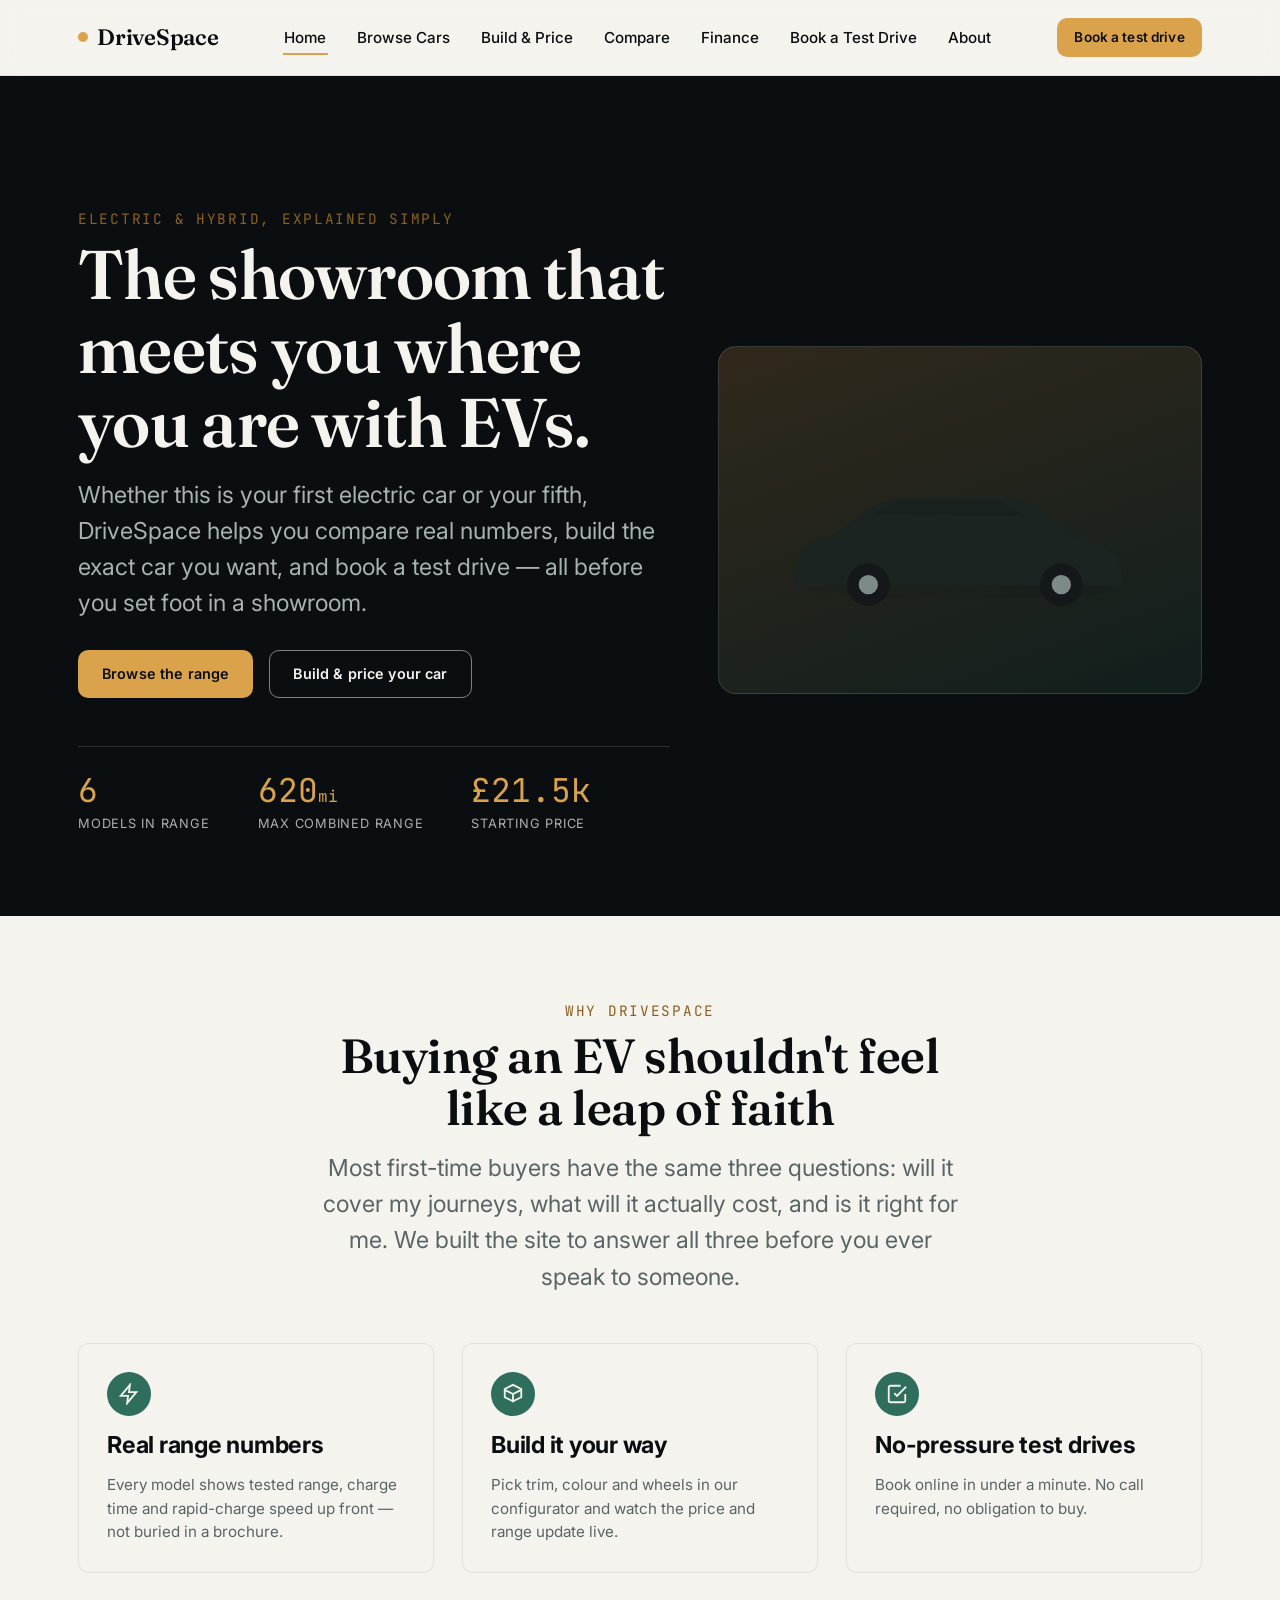
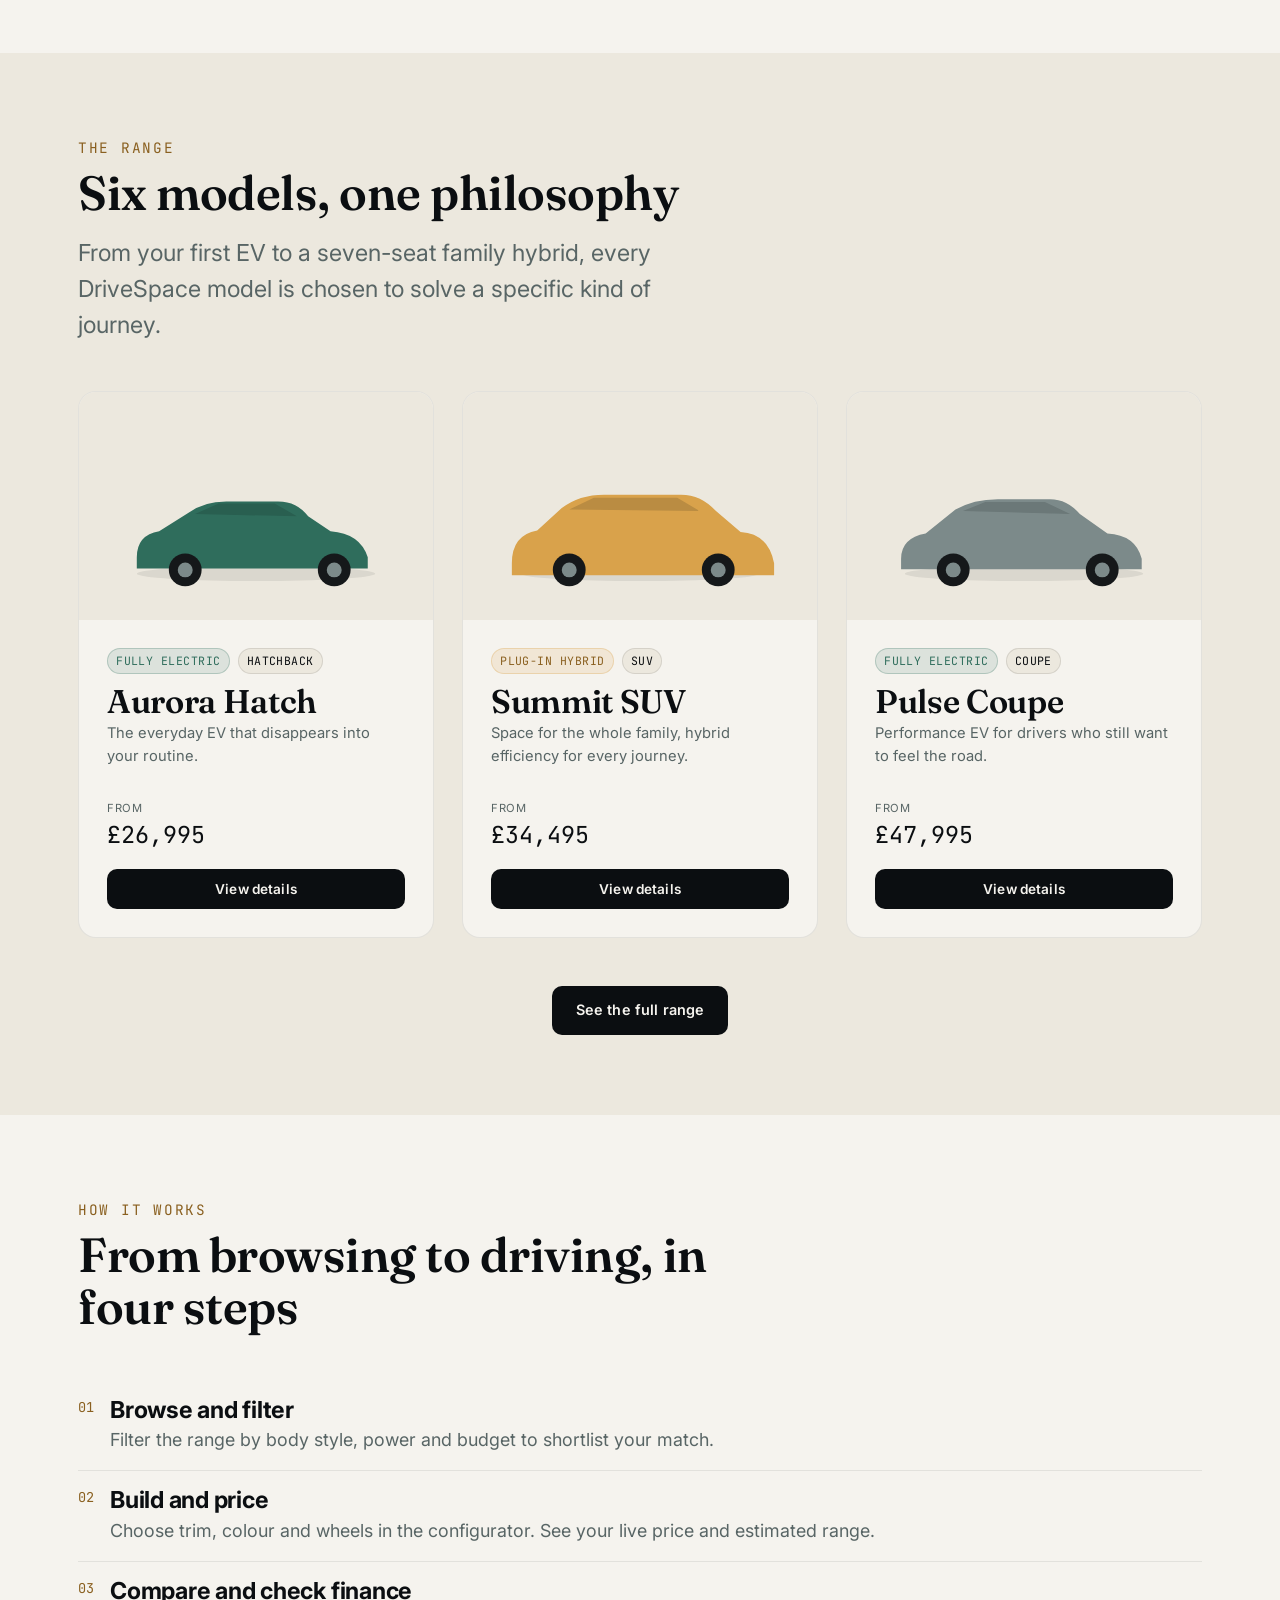
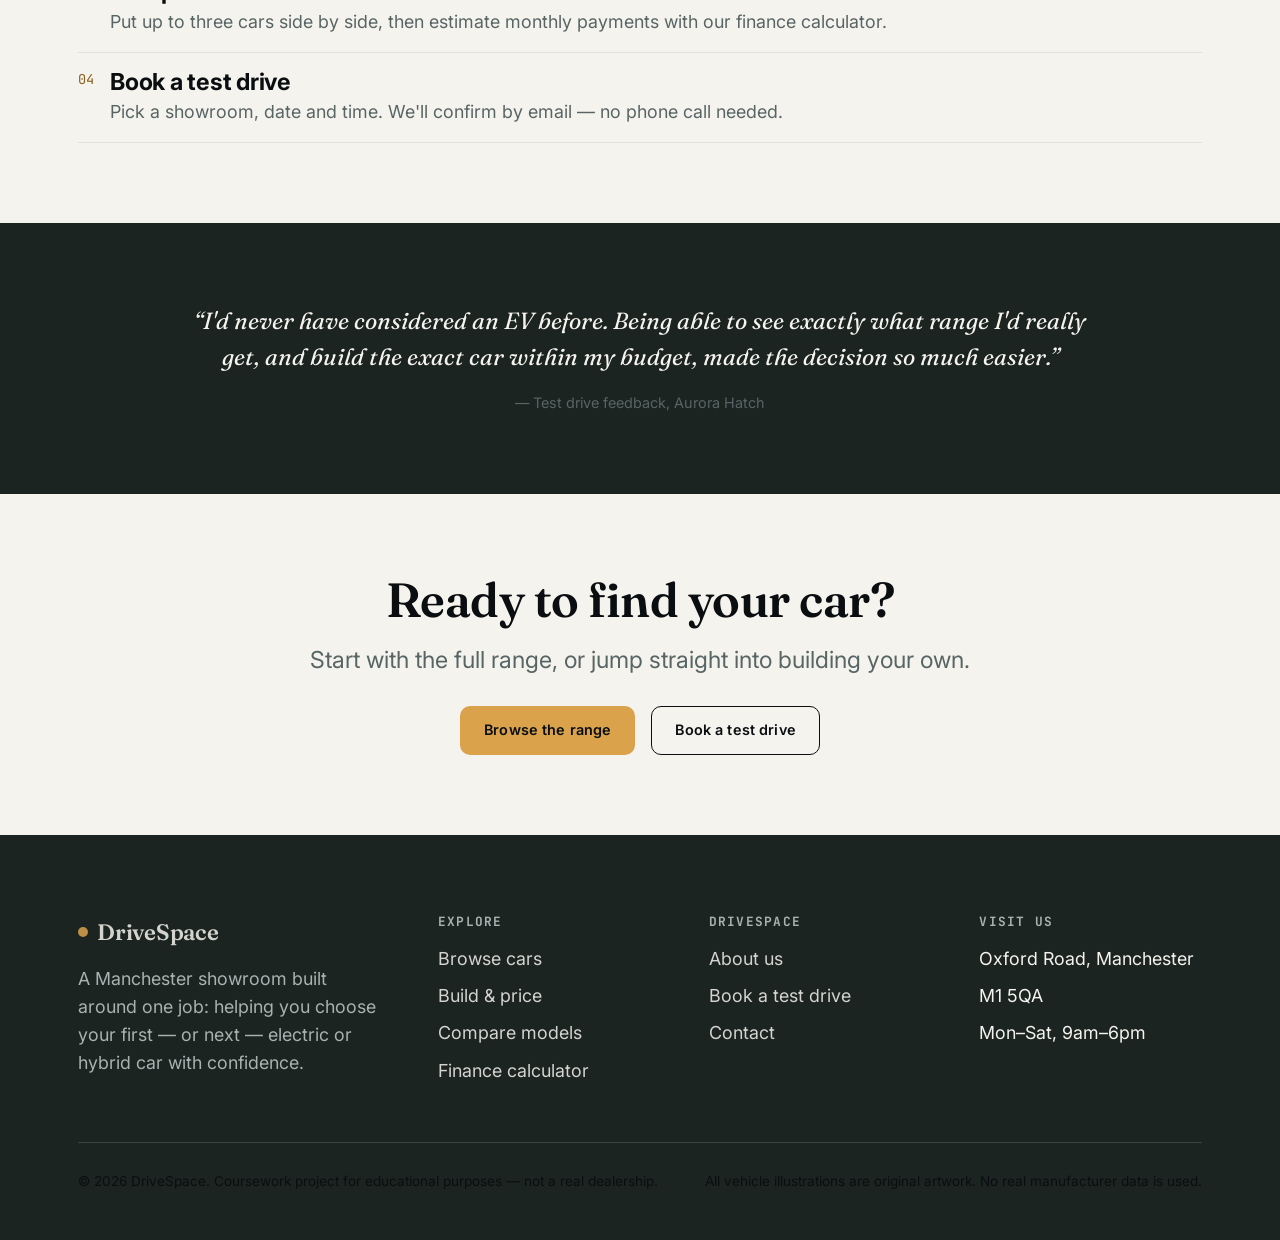
<file: index.html>
<!DOCTYPE html>
<html lang="en">
<head>
<meta charset="UTF-8">
<meta name="viewport" content="width=device-width, initial-scale=1.0">
<title>DriveSpace | Electric & Hybrid Cars Made Simple</title>
<meta name="description" content="DriveSpace is a Manchester car showroom specialising in electric and hybrid vehicles. Browse our range, build your car, compare models and book a test drive online.">
<meta name="keywords" content="electric cars, hybrid cars, EV showroom Manchester, car configurator, test drive booking, DriveSpace">
<link rel="canonical" href="https://www.drivespace.example/index.html">

<meta property="og:title" content="DriveSpace | Electric & Hybrid Cars Made Simple">
<meta property="og:description" content="Browse our electric and hybrid range, build your car, compare models and book a test drive online.">
<meta property="og:type" content="website">

<link rel="preconnect" href="https://fonts.googleapis.com">
<link rel="preconnect" href="https://fonts.gstatic.com" crossorigin>
<link href="https://fonts.googleapis.com/css2?family=Fraunces:opsz,wght@9..144,500;9..144,600;9..144,700&family=Inter:wght@400;500;600;700&family=JetBrains+Mono:wght@400;500;700&display=swap" rel="stylesheet">

<link rel="stylesheet" href="css/base.css">
<link rel="stylesheet" href="css/components.css">
</head>
<body>
<a class="skip-link" href="#main">Skip to main content</a>

<header class="site-header">
  <div class="container">
    <a href="index.html" class="brand"><span class="brand-mark" aria-hidden="true"></span>DriveSpace</a>
    <nav class="main-nav" id="primary-navigation" aria-label="Primary">
      <ul>
        <li><a href="index.html">Home</a></li>
        <li><a href="catalogue.html">Browse Cars</a></li>
        <li><a href="configurator.html">Build & Price</a></li>
        <li><a href="compare.html">Compare</a></li>
        <li><a href="finance.html">Finance</a></li>
        <li><a href="booking.html">Book a Test Drive</a></li>
        <li><a href="about.html">About</a></li>
      </ul>
    </nav>
    <div class="nav-actions">
      <a href="booking.html" class="btn btn-accent btn-sm">Book a test drive</a>
      <button class="nav-toggle" aria-label="Open menu" aria-expanded="false" aria-controls="primary-navigation">
        <svg viewBox="0 0 24 24" fill="none" stroke="currentColor" stroke-width="2" stroke-linecap="round"><line x1="3" y1="6" x2="21" y2="6"/><line x1="3" y1="12" x2="21" y2="12"/><line x1="3" y1="18" x2="21" y2="18"/></svg>
      </button>
    </div>
  </div>
</header>

<main id="main">

  <section class="hero">
    <div class="container">
      <div class="hero-copy">
        <p class="eyebrow">Electric & hybrid, explained simply</p>
        <h1>The showroom that meets you where you are with EVs.</h1>
        <p class="lede">Whether this is your first electric car or your fifth, DriveSpace helps you compare real numbers, build the exact car you want, and book a test drive — all before you set foot in a showroom.</p>
        <div class="hero-cta">
          <a href="catalogue.html" class="btn btn-accent">Browse the range</a>
          <a href="configurator.html" class="btn btn-ghost-light">Build & price your car</a>
        </div>
        <div class="hero-stats">
          <div class="stat"><span class="value">6</span><span class="label">Models in range</span></div>
          <div class="stat"><span class="value">620<small style="font-size:1rem">mi</small></span><span class="label">Max combined range</span></div>
          <div class="stat"><span class="value">&pound;21.5k</span><span class="label">Starting price</span></div>
        </div>
      </div>
      <div class="hero-visual">
        <img src="images/meridian-saloon.svg" alt="Stylised illustration of the DriveSpace Meridian Saloon, our long-range electric saloon" width="500" height="250">
      </div>
    </div>
  </section>

  <section aria-labelledby="why-heading">
    <div class="container">
      <div class="section-head center">
        <p class="eyebrow">Why DriveSpace</p>
        <h2 id="why-heading">Buying an EV shouldn't feel like a leap of faith</h2>
        <p class="lede" style="margin-left:auto;margin-right:auto;">Most first-time buyers have the same three questions: will it cover my journeys, what will it actually cost, and is it right for me. We built the site to answer all three before you ever speak to someone.</p>
      </div>
      <div class="grid-3">
        <div class="feature-card">
          <div class="icon"><svg viewBox="0 0 24 24" fill="none" stroke="currentColor" stroke-width="2"><path d="M13 2L3 14h8l-1 8 10-12h-8l1-8z"/></svg></div>
          <h3>Real range numbers</h3>
          <p>Every model shows tested range, charge time and rapid-charge speed up front &mdash; not buried in a brochure.</p>
        </div>
        <div class="feature-card">
          <div class="icon"><svg viewBox="0 0 24 24" fill="none" stroke="currentColor" stroke-width="2"><path d="M12 2l9 4.5v9L12 20l-9-4.5v-9L12 2z"/><path d="M12 12l9-4.5M12 12v9M12 12L3 7.5"/></svg></div>
          <h3>Build it your way</h3>
          <p>Pick trim, colour and wheels in our configurator and watch the price and range update live.</p>
        </div>
        <div class="feature-card">
          <div class="icon"><svg viewBox="0 0 24 24" fill="none" stroke="currentColor" stroke-width="2"><path d="M9 11l3 3L22 4"/><path d="M21 12v7a2 2 0 01-2 2H5a2 2 0 01-2-2V5a2 2 0 012-2h11"/></svg></div>
          <h3>No-pressure test drives</h3>
          <p>Book online in under a minute. No call required, no obligation to buy.</p>
        </div>
      </div>
    </div>
  </section>

  <section class="section-alt" aria-labelledby="range-heading">
    <div class="container">
      <div class="section-head">
        <p class="eyebrow">The range</p>
        <h2 id="range-heading">Six models, one philosophy</h2>
        <p class="lede">From your first EV to a seven-seat family hybrid, every DriveSpace model is chosen to solve a specific kind of journey.</p>
      </div>
      <div class="grid-3" id="homeVehicleGrid"></div>
      <div class="center-cta" style="margin-top:var(--space-lg);">
        <a href="catalogue.html" class="btn btn-primary">See the full range</a>
      </div>
    </div>
  </section>

  <section aria-labelledby="process-heading">
    <div class="container">
      <div class="section-head">
        <p class="eyebrow">How it works</p>
        <h2 id="process-heading">From browsing to driving, in four steps</h2>
      </div>
      <ol class="process-list">
        <li>
          <div>
            <h4 style="margin-bottom:0.2em;">Browse and filter</h4>
            <p style="margin-bottom:0;color:var(--sage);">Filter the range by body style, power and budget to shortlist your match.</p>
          </div>
        </li>
        <li>
          <div>
            <h4 style="margin-bottom:0.2em;">Build and price</h4>
            <p style="margin-bottom:0;color:var(--sage);">Choose trim, colour and wheels in the configurator. See your live price and estimated range.</p>
          </div>
        </li>
        <li>
          <div>
            <h4 style="margin-bottom:0.2em;">Compare and check finance</h4>
            <p style="margin-bottom:0;color:var(--sage);">Put up to three cars side by side, then estimate monthly payments with our finance calculator.</p>
          </div>
        </li>
        <li>
          <div>
            <h4 style="margin-bottom:0.2em;">Book a test drive</h4>
            <p style="margin-bottom:0;color:var(--sage);">Pick a showroom, date and time. We'll confirm by email &mdash; no phone call needed.</p>
          </div>
        </li>
      </ol>
    </div>
  </section>

  <section class="section-dark" aria-labelledby="quote-heading">
    <div class="container">
      <h2 id="quote-heading" class="visually-hidden">Customer feedback</h2>
      <blockquote class="quote-block">
        &ldquo;I'd never have considered an EV before. Being able to see exactly what range I'd really get, and build the exact car within my budget, made the decision so much easier.&rdquo;
        <footer class="quote-attr">&mdash; Test drive feedback, Aurora Hatch</footer>
      </blockquote>
    </div>
  </section>

  <section aria-labelledby="cta-heading">
    <div class="container text-center">
      <h2 id="cta-heading">Ready to find your car?</h2>
      <p class="lede" style="margin:0 auto var(--space-md);">Start with the full range, or jump straight into building your own.</p>
      <div class="hero-cta" style="justify-content:center;">
        <a href="catalogue.html" class="btn btn-accent">Browse the range</a>
        <a href="booking.html" class="btn btn-ghost">Book a test drive</a>
      </div>
    </div>
  </section>

</main>

<footer class="site-footer">
  <div class="container">
    <div class="footer-grid">
      <div>
        <a href="index.html" class="brand" style="color:var(--paper);"><span class="brand-mark" aria-hidden="true"></span>DriveSpace</a>
        <p style="color:var(--sage-light);margin-top:1rem;max-width:32ch;">A Manchester showroom built around one job: helping you choose your first &mdash; or next &mdash; electric or hybrid car with confidence.</p>
      </div>
      <div>
        <h4>Explore</h4>
        <ul>
          <li><a href="catalogue.html">Browse cars</a></li>
          <li><a href="configurator.html">Build & price</a></li>
          <li><a href="compare.html">Compare models</a></li>
          <li><a href="finance.html">Finance calculator</a></li>
        </ul>
      </div>
      <div>
        <h4>DriveSpace</h4>
        <ul>
          <li><a href="about.html">About us</a></li>
          <li><a href="booking.html">Book a test drive</a></li>
          <li><a href="about.html#contact">Contact</a></li>
        </ul>
      </div>
      <div>
        <h4>Visit us</h4>
        <ul>
          <li>Oxford Road, Manchester</li>
          <li>M1 5QA</li>
          <li>Mon&ndash;Sat, 9am&ndash;6pm</li>
        </ul>
      </div>
    </div>
    <div class="footer-bottom">
      <p style="margin:0;">&copy; 2026 DriveSpace. Coursework project for educational purposes &mdash; not a real dealership.</p>
      <p style="margin:0;">All vehicle illustrations are original artwork. No real manufacturer data is used.</p>
    </div>
  </div>
</footer>

<script src="js/data.js"></script>
<script src="js/main.js"></script>
<script>
  // Render a 3-up preview of the range on the homepage
  document.addEventListener("DOMContentLoaded", () => {
    const grid = document.getElementById("homeVehicleGrid");
    const preview = [VEHICLES[0], VEHICLES[2], VEHICLES[3]];
    grid.innerHTML = preview.map(v => `
      <article class="vehicle-card">
        <div class="thumb"><img src="${v.image}" alt="Stylised illustration of the ${v.name}, a ${v.bodyStyle.toLowerCase()}" width="400" height="200" loading="lazy"></div>
        <div class="body">
          <div class="tag-row">
            <span class="pill ${v.powertrain === 'ev' ? 'pill-ev' : 'pill-hybrid'}">${v.powertrain === 'ev' ? 'Fully electric' : 'Plug-in hybrid'}</span>
            <span class="pill">${v.bodyStyle}</span>
          </div>
          <h3>${v.name}</h3>
          <p class="tagline">${v.tagline}</p>
          <div class="price"><span class="from">From</span>${formatGBP(v.basePrice)}</div>
          <div class="actions">
            <a href="vehicle.html?id=${v.id}" class="btn btn-primary btn-sm btn-block">View details</a>
          </div>
        </div>
      </article>
    `).join("");
  });
</script>
</body>
</html>
</file>
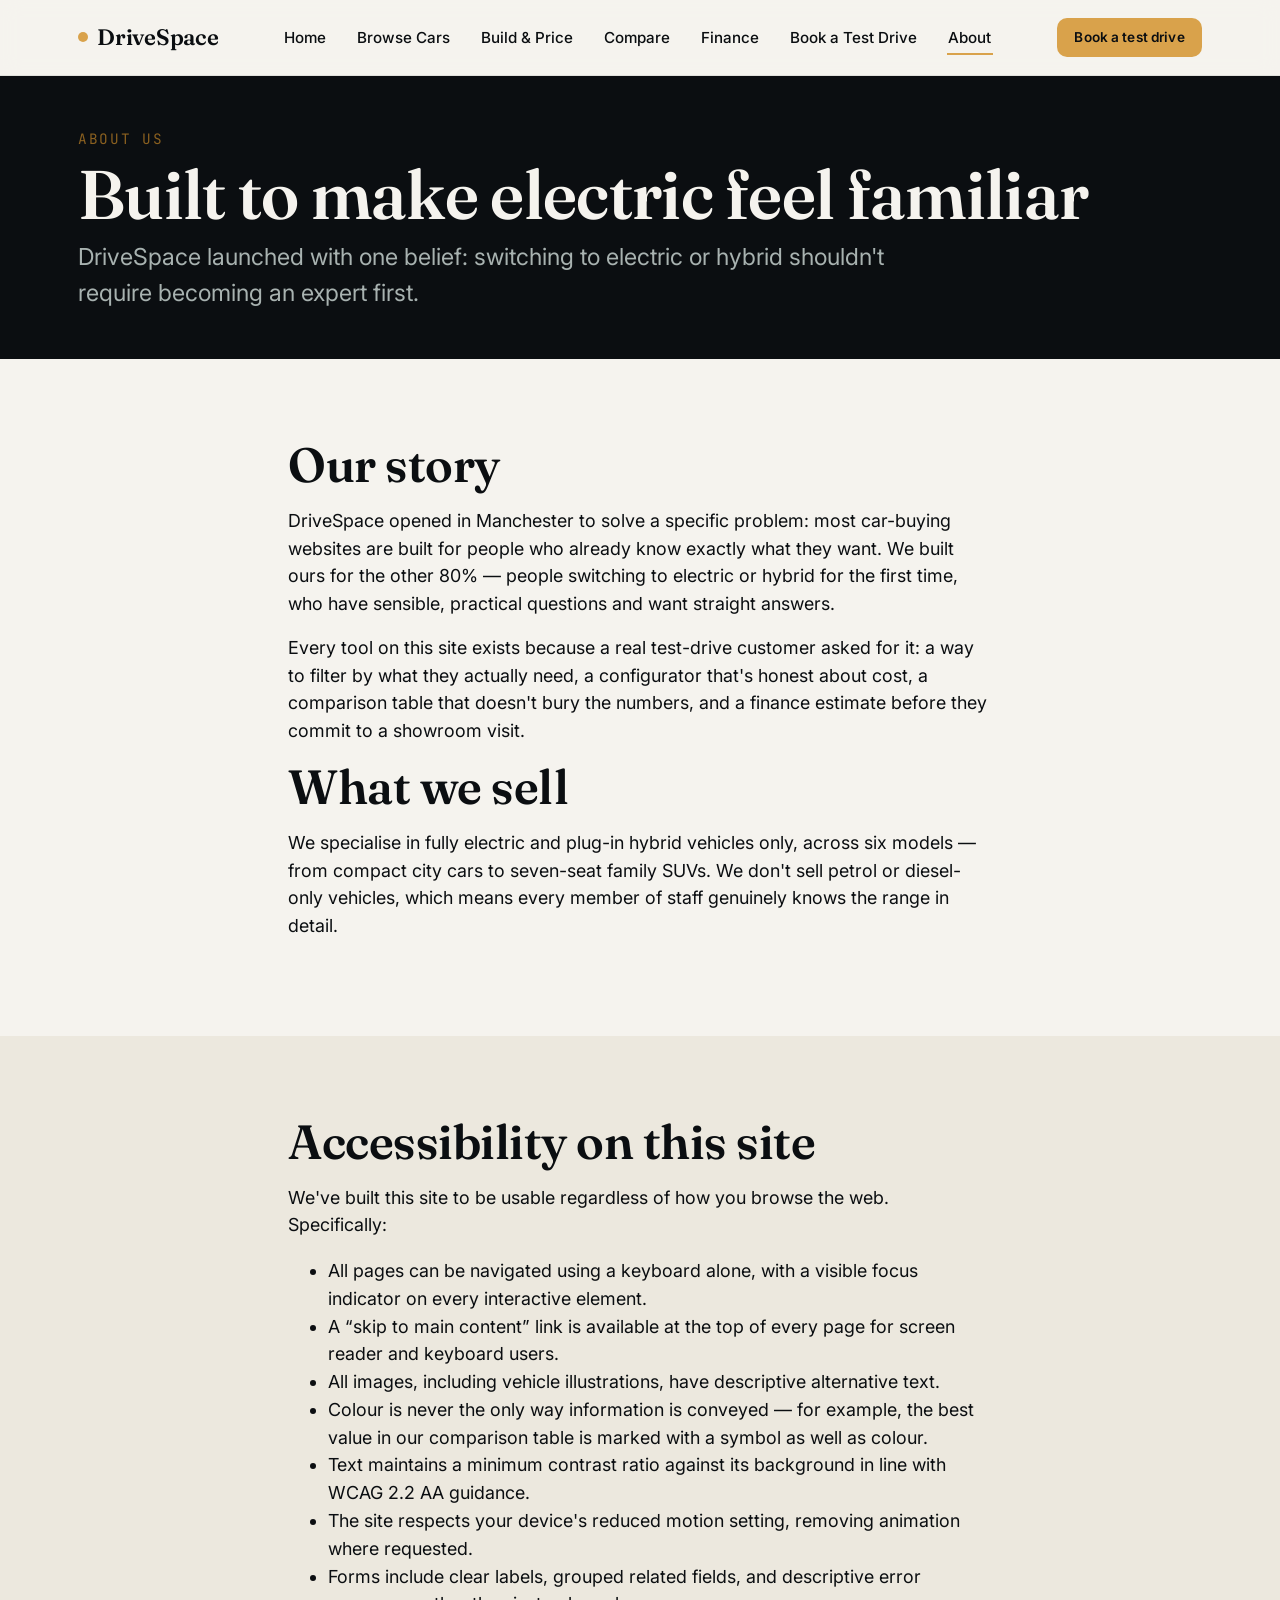
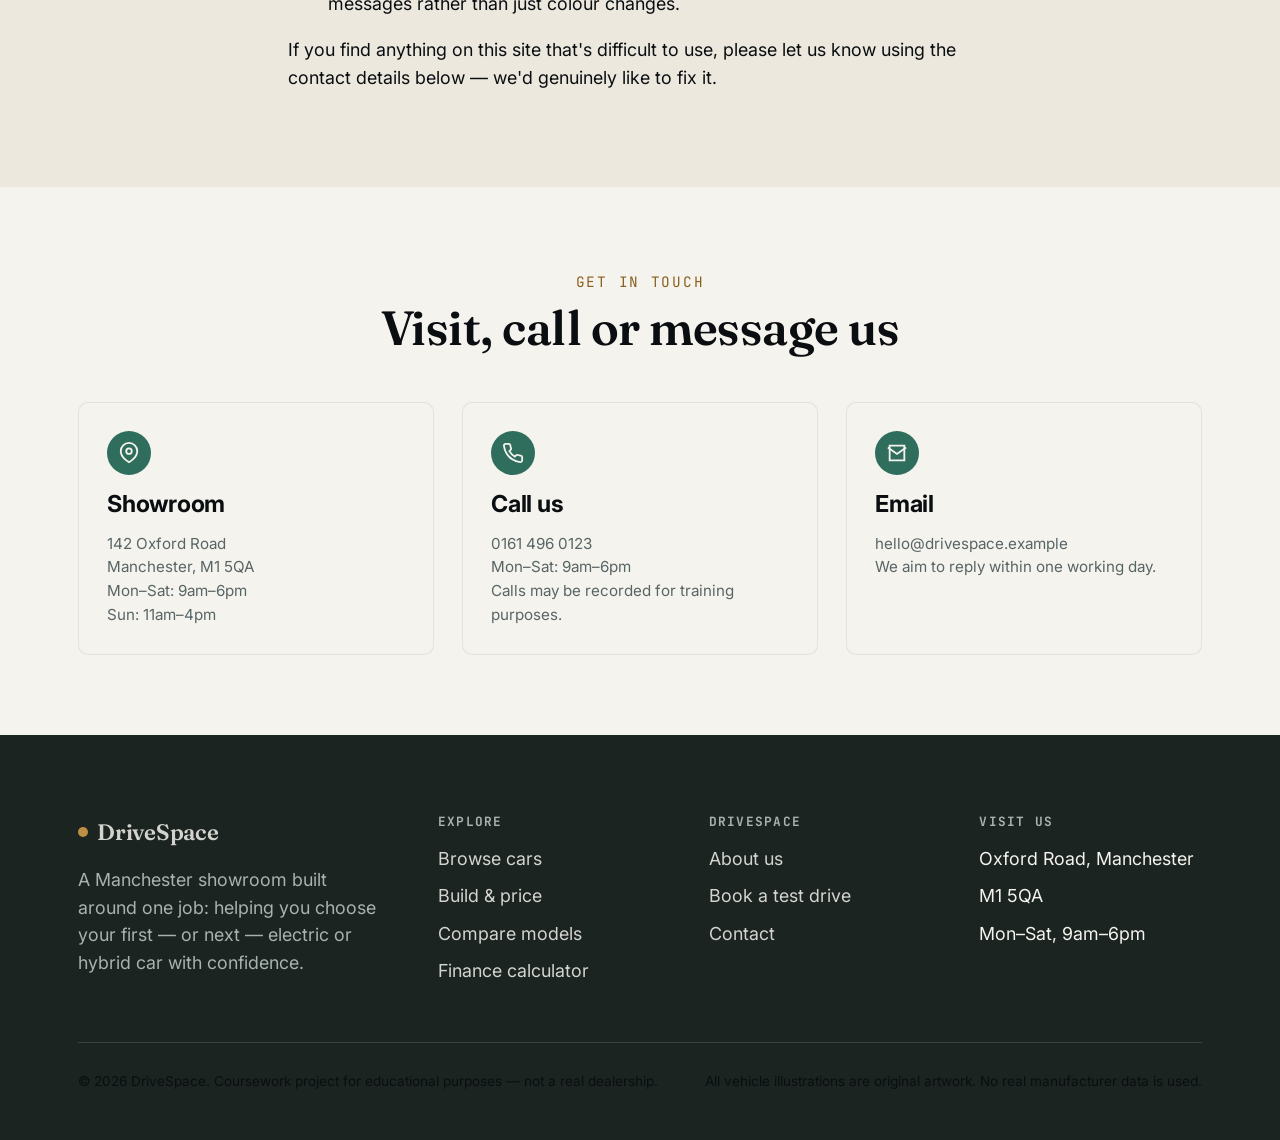
<file: about.html>
<!DOCTYPE html>
<html lang="en">
<head>
<meta charset="UTF-8">
<meta name="viewport" content="width=device-width, initial-scale=1.0">
<title>About DriveSpace | Electric & Hybrid Car Showroom</title>
<meta name="description" content="DriveSpace is a Manchester showroom specialising in electric and hybrid vehicles. Learn about us, our accessibility commitments and how to get in touch.">
<meta name="keywords" content="about DriveSpace, EV showroom Manchester, accessibility statement, contact car showroom">
<link rel="canonical" href="https://www.drivespace.example/about.html">

<link rel="preconnect" href="https://fonts.googleapis.com">
<link rel="preconnect" href="https://fonts.gstatic.com" crossorigin>
<link href="https://fonts.googleapis.com/css2?family=Fraunces:opsz,wght@9..144,500;9..144,600;9..144,700&family=Inter:wght@400;500;600;700&family=JetBrains+Mono:wght@400;500;700&display=swap" rel="stylesheet">

<link rel="stylesheet" href="css/base.css">
<link rel="stylesheet" href="css/components.css">
</head>
<body>
<a class="skip-link" href="#main">Skip to main content</a>

<header class="site-header">
  <div class="container">
    <a href="index.html" class="brand"><span class="brand-mark" aria-hidden="true"></span>DriveSpace</a>
    <nav class="main-nav" id="primary-navigation" aria-label="Primary">
      <ul>
        <li><a href="index.html">Home</a></li>
        <li><a href="catalogue.html">Browse Cars</a></li>
        <li><a href="configurator.html">Build & Price</a></li>
        <li><a href="compare.html">Compare</a></li>
        <li><a href="finance.html">Finance</a></li>
        <li><a href="booking.html">Book a Test Drive</a></li>
        <li><a href="about.html">About</a></li>
      </ul>
    </nav>
    <div class="nav-actions">
      <a href="booking.html" class="btn btn-accent btn-sm">Book a test drive</a>
      <button class="nav-toggle" aria-label="Open menu" aria-expanded="false" aria-controls="primary-navigation">
        <svg viewBox="0 0 24 24" fill="none" stroke="currentColor" stroke-width="2" stroke-linecap="round"><line x1="3" y1="6" x2="21" y2="6"/><line x1="3" y1="12" x2="21" y2="12"/><line x1="3" y1="18" x2="21" y2="18"/></svg>
      </button>
    </div>
  </div>
</header>

<main id="main">
  <div class="page-header">
    <div class="container">
      <p class="eyebrow">About us</p>
      <h1>Built to make electric feel familiar</h1>
      <p class="lede">DriveSpace launched with one belief: switching to electric or hybrid shouldn't require becoming an expert first.</p>
    </div>
  </div>

  <section>
    <div class="container" style="max-width:760px;">
      <h2>Our story</h2>
      <p>DriveSpace opened in Manchester to solve a specific problem: most car-buying websites are built for people who already know exactly what they want. We built ours for the other 80% &mdash; people switching to electric or hybrid for the first time, who have sensible, practical questions and want straight answers.</p>
      <p>Every tool on this site exists because a real test-drive customer asked for it: a way to filter by what they actually need, a configurator that's honest about cost, a comparison table that doesn't bury the numbers, and a finance estimate before they commit to a showroom visit.</p>

      <h2>What we sell</h2>
      <p>We specialise in fully electric and plug-in hybrid vehicles only, across six models &mdash; from compact city cars to seven-seat family SUVs. We don't sell petrol or diesel-only vehicles, which means every member of staff genuinely knows the range in detail.</p>
    </div>
  </section>

  <section class="section-alt" aria-labelledby="accessibility-heading">
    <div class="container" style="max-width:760px;">
      <h2 id="accessibility-heading">Accessibility on this site</h2>
      <p>We've built this site to be usable regardless of how you browse the web. Specifically:</p>
      <ul>
        <li>All pages can be navigated using a keyboard alone, with a visible focus indicator on every interactive element.</li>
        <li>A &ldquo;skip to main content&rdquo; link is available at the top of every page for screen reader and keyboard users.</li>
        <li>All images, including vehicle illustrations, have descriptive alternative text.</li>
        <li>Colour is never the only way information is conveyed &mdash; for example, the best value in our comparison table is marked with a symbol as well as colour.</li>
        <li>Text maintains a minimum contrast ratio against its background in line with WCAG 2.2 AA guidance.</li>
        <li>The site respects your device's reduced motion setting, removing animation where requested.</li>
        <li>Forms include clear labels, grouped related fields, and descriptive error messages rather than just colour changes.</li>
      </ul>
      <p>If you find anything on this site that's difficult to use, please let us know using the contact details below &mdash; we'd genuinely like to fix it.</p>
    </div>
  </section>

  <section id="contact" aria-labelledby="contact-heading">
    <div class="container">
      <div class="section-head center">
        <p class="eyebrow">Get in touch</p>
        <h2 id="contact-heading">Visit, call or message us</h2>
      </div>
      <div class="grid-3">
        <div class="feature-card">
          <div class="icon"><svg viewBox="0 0 24 24" fill="none" stroke="currentColor" stroke-width="2"><path d="M21 10c0 7-9 12-9 12s-9-5-9-12a9 9 0 0118 0z"/><circle cx="12" cy="10" r="3"/></svg></div>
          <h3>Showroom</h3>
          <p>142 Oxford Road<br>Manchester, M1 5QA<br>Mon&ndash;Sat: 9am&ndash;6pm<br>Sun: 11am&ndash;4pm</p>
        </div>
        <div class="feature-card">
          <div class="icon"><svg viewBox="0 0 24 24" fill="none" stroke="currentColor" stroke-width="2"><path d="M22 16.92v3a2 2 0 01-2.18 2 19.79 19.79 0 01-8.63-3.07 19.5 19.5 0 01-6-6 19.79 19.79 0 01-3.07-8.67A2 2 0 014.11 2h3a2 2 0 012 1.72c.127.96.361 1.903.7 2.81a2 2 0 01-.45 2.11L8.09 9.91a16 16 0 006 6l1.27-1.27a2 2 0 012.11-.45c.907.339 1.85.573 2.81.7A2 2 0 0122 16.92z"/></svg></div>
          <h3>Call us</h3>
          <p>0161 496 0123<br>Mon&ndash;Sat: 9am&ndash;6pm<br><span style="color:var(--sage);">Calls may be recorded for training purposes.</span></p>
        </div>
        <div class="feature-card">
          <div class="icon"><svg viewBox="0 0 24 24" fill="none" stroke="currentColor" stroke-width="2"><path d="M4 4h16v16H4z"/><path d="M22 6l-10 7L2 6"/></svg></div>
          <h3>Email</h3>
          <p>hello@drivespace.example<br>We aim to reply within one working day.</p>
        </div>
      </div>
    </div>
  </section>
</main>

<footer class="site-footer">
  <div class="container">
    <div class="footer-grid">
      <div>
        <a href="index.html" class="brand" style="color:var(--paper);"><span class="brand-mark" aria-hidden="true"></span>DriveSpace</a>
        <p style="color:var(--sage-light);margin-top:1rem;max-width:32ch;">A Manchester showroom built around one job: helping you choose your first &mdash; or next &mdash; electric or hybrid car with confidence.</p>
      </div>
      <div>
        <h4>Explore</h4>
        <ul>
          <li><a href="catalogue.html">Browse cars</a></li>
          <li><a href="configurator.html">Build & price</a></li>
          <li><a href="compare.html">Compare models</a></li>
          <li><a href="finance.html">Finance calculator</a></li>
        </ul>
      </div>
      <div>
        <h4>DriveSpace</h4>
        <ul>
          <li><a href="about.html">About us</a></li>
          <li><a href="booking.html">Book a test drive</a></li>
          <li><a href="about.html#contact">Contact</a></li>
        </ul>
      </div>
      <div>
        <h4>Visit us</h4>
        <ul>
          <li>Oxford Road, Manchester</li>
          <li>M1 5QA</li>
          <li>Mon&ndash;Sat, 9am&ndash;6pm</li>
        </ul>
      </div>
    </div>
    <div class="footer-bottom">
      <p style="margin:0;">&copy; 2026 DriveSpace. Coursework project for educational purposes &mdash; not a real dealership.</p>
      <p style="margin:0;">All vehicle illustrations are original artwork. No real manufacturer data is used.</p>
    </div>
  </div>
</footer>

<script src="js/data.js"></script>
<script src="js/main.js"></script>
</body>
</html>
</file>
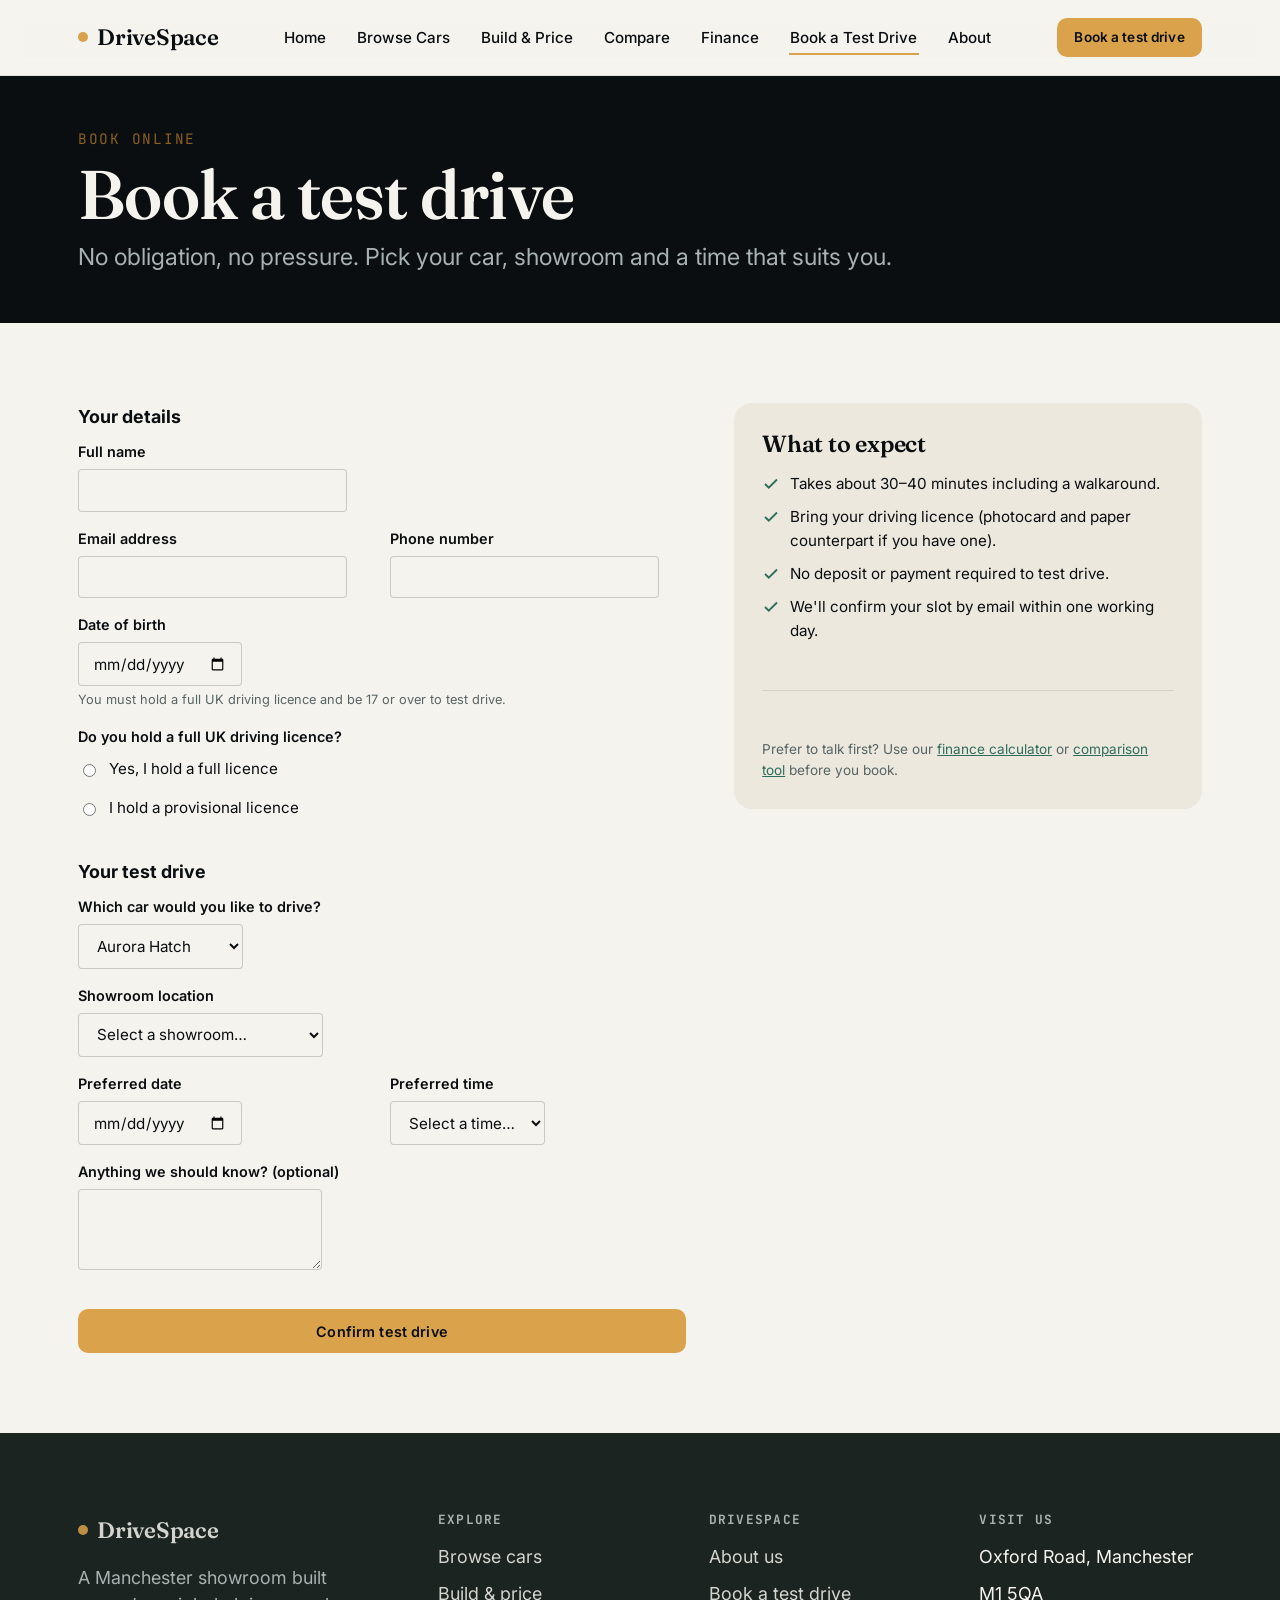
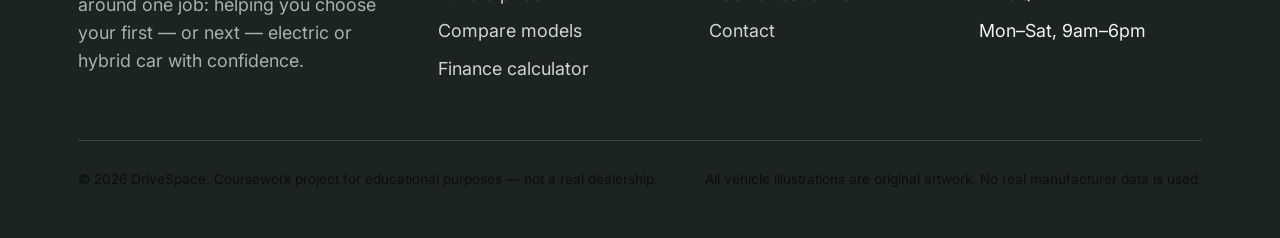
<file: booking.html>
<!DOCTYPE html>
<html lang="en">
<head>
<meta charset="UTF-8">
<meta name="viewport" content="width=device-width, initial-scale=1.0">
<title>Book a Test Drive | DriveSpace</title>
<meta name="description" content="Book a no-obligation test drive at DriveSpace. Choose your car, showroom, date and time online in under a minute.">
<meta name="keywords" content="book test drive, EV test drive Manchester, electric car test drive booking">
<link rel="canonical" href="https://www.drivespace.example/booking.html">

<link rel="preconnect" href="https://fonts.googleapis.com">
<link rel="preconnect" href="https://fonts.gstatic.com" crossorigin>
<link href="https://fonts.googleapis.com/css2?family=Fraunces:opsz,wght@9..144,500;9..144,600;9..144,700&family=Inter:wght@400;500;600;700&family=JetBrains+Mono:wght@400;500;700&display=swap" rel="stylesheet">

<link rel="stylesheet" href="css/base.css">
<link rel="stylesheet" href="css/components.css">
</head>
<body>
<a class="skip-link" href="#main">Skip to main content</a>

<header class="site-header">
  <div class="container">
    <a href="index.html" class="brand"><span class="brand-mark" aria-hidden="true"></span>DriveSpace</a>
    <nav class="main-nav" id="primary-navigation" aria-label="Primary">
      <ul>
        <li><a href="index.html">Home</a></li>
        <li><a href="catalogue.html">Browse Cars</a></li>
        <li><a href="configurator.html">Build & Price</a></li>
        <li><a href="compare.html">Compare</a></li>
        <li><a href="finance.html">Finance</a></li>
        <li><a href="booking.html">Book a Test Drive</a></li>
        <li><a href="about.html">About</a></li>
      </ul>
    </nav>
    <div class="nav-actions">
      <a href="booking.html" class="btn btn-accent btn-sm">Book a test drive</a>
      <button class="nav-toggle" aria-label="Open menu" aria-expanded="false" aria-controls="primary-navigation">
        <svg viewBox="0 0 24 24" fill="none" stroke="currentColor" stroke-width="2" stroke-linecap="round"><line x1="3" y1="6" x2="21" y2="6"/><line x1="3" y1="12" x2="21" y2="12"/><line x1="3" y1="18" x2="21" y2="18"/></svg>
      </button>
    </div>
  </div>
</header>

<main id="main">
  <div class="page-header">
    <div class="container">
      <p class="eyebrow">Book online</p>
      <h1>Book a test drive</h1>
      <p class="lede">No obligation, no pressure. Pick your car, showroom and a time that suits you.</p>
    </div>
  </div>

  <section>
    <div class="container">
      <div class="booking-layout">
        <div>
          <form id="bookingForm" novalidate>

            <fieldset>
              <legend>Your details</legend>

              <div class="field" id="fieldName">
                <label for="fullName">Full name</label>
                <input type="text" id="fullName" name="fullName" autocomplete="name" required>
                <p class="field-error">Please enter your full name.</p>
              </div>

              <div class="field-row">
                <div class="field" id="fieldEmail">
                  <label for="email">Email address</label>
                  <input type="email" id="email" name="email" autocomplete="email" required>
                  <p class="field-error">Please enter a valid email address.</p>
                </div>
                <div class="field" id="fieldPhone">
                  <label for="phone">Phone number</label>
                  <input type="tel" id="phone" name="phone" autocomplete="tel" required>
                  <p class="field-error">Please enter a valid UK phone number.</p>
                </div>
              </div>

              <div class="field" id="fieldDob">
                <label for="dob">Date of birth</label>
                <input type="date" id="dob" name="dob" required>
                <p class="field-hint">You must hold a full UK driving licence and be 17 or over to test drive.</p>
                <p class="field-error" id="dobError">You must be at least 17 years old to book a test drive.</p>
              </div>

              <div class="field" id="fieldLicence">
                <fieldset>
                  <legend style="font-weight:600;font-size:0.9rem;">Do you hold a full UK driving licence?</legend>
                  <div class="radio-grid">
                    <label class="radio-option"><input type="radio" name="licence" value="yes" required> Yes, I hold a full licence</label>
                    <label class="radio-option"><input type="radio" name="licence" value="provisional"> I hold a provisional licence</label>
                  </div>
                </fieldset>
                <p class="field-error">Please tell us about your licence status.</p>
              </div>

              <p id="provisionalNote" style="display:none;background:rgba(217,162,75,0.12);border:1px solid rgba(217,162,75,0.3);border-radius:var(--radius-md);padding:0.8rem;font-size:0.88rem;">
                With a provisional licence, an approved instructor or qualified driver must accompany you. Let us know in the notes field and we'll arrange this.
              </p>
            </fieldset>

            <fieldset>
              <legend>Your test drive</legend>

              <div class="field" id="fieldVehicle">
                <label for="vehicleSelect">Which car would you like to drive?</label>
                <select id="vehicleSelect" name="vehicle" required><option value="">Loading models&hellip;</option></select>
              </div>

              <div class="field" id="fieldShowroom">
                <label for="showroom">Showroom location</label>
                <select id="showroom" name="showroom" required>
                  <option value="">Select a showroom&hellip;</option>
                  <option value="manchester-oxford-road">Manchester &ndash; Oxford Road</option>
                  <option value="manchester-trafford">Manchester &ndash; Trafford Park</option>
                  <option value="stockport">Stockport</option>
                </select>
                <p class="field-error">Please choose a showroom.</p>
              </div>

              <div class="field-row">
                <div class="field" id="fieldDate">
                  <label for="bookingDate">Preferred date</label>
                  <input type="date" id="bookingDate" name="bookingDate" required>
                  <p class="field-error">Please choose a date at least 1 day from today.</p>
                </div>
                <div class="field" id="fieldTime">
                  <label for="bookingTime">Preferred time</label>
                  <select id="bookingTime" name="bookingTime" required>
                    <option value="">Select a time&hellip;</option>
                    <option value="09:30">9:30am</option>
                    <option value="11:00">11:00am</option>
                    <option value="13:00">1:00pm</option>
                    <option value="14:30">2:30pm</option>
                    <option value="16:00">4:00pm</option>
                  </select>
                  <p class="field-error">Please choose a time.</p>
                </div>
              </div>

              <div class="field">
                <label for="notes">Anything we should know? (optional)</label>
                <textarea id="notes" name="notes" rows="3"></textarea>
              </div>
            </fieldset>

            <button type="submit" class="btn btn-accent btn-block">Confirm test drive</button>
          </form>

          <div class="success-box" id="successBox" role="status" aria-live="polite">
            <svg viewBox="0 0 24 24" fill="none" stroke="currentColor" stroke-width="2"><path d="M9 11l3 3L22 4"/><path d="M21 12v7a2 2 0 01-2 2H5a2 2 0 01-2-2V5a2 2 0 012-2h11"/></svg>
            <h3>Test drive requested</h3>
            <p id="successDetails"></p>
            <a href="index.html" class="btn btn-ghost">Back to home</a>
          </div>
        </div>

        <aside class="booking-summary-card" aria-labelledby="bookingHelpHeading">
          <h3 id="bookingHelpHeading" style="font-size:var(--step-1);">What to expect</h3>
          <ul class="best-for-list">
            <li><svg viewBox="0 0 24 24" fill="none" stroke="currentColor" stroke-width="2.5"><path d="M20 6L9 17l-5-5"/></svg><span>Takes about 30&ndash;40 minutes including a walkaround.</span></li>
            <li><svg viewBox="0 0 24 24" fill="none" stroke="currentColor" stroke-width="2.5"><path d="M20 6L9 17l-5-5"/></svg><span>Bring your driving licence (photocard and paper counterpart if you have one).</span></li>
            <li><svg viewBox="0 0 24 24" fill="none" stroke="currentColor" stroke-width="2.5"><path d="M20 6L9 17l-5-5"/></svg><span>No deposit or payment required to test drive.</span></li>
            <li><svg viewBox="0 0 24 24" fill="none" stroke="currentColor" stroke-width="2.5"><path d="M20 6L9 17l-5-5"/></svg><span>We'll confirm your slot by email within one working day.</span></li>
          </ul>
          <hr class="divider">
          <p style="font-size:0.85rem;color:var(--sage);margin-bottom:0;">Prefer to talk first? Use our <a href="finance.html">finance calculator</a> or <a href="compare.html">comparison tool</a> before you book.</p>
        </aside>
      </div>
    </div>
  </section>
</main>

<footer class="site-footer">
  <div class="container">
    <div class="footer-grid">
      <div>
        <a href="index.html" class="brand" style="color:var(--paper);"><span class="brand-mark" aria-hidden="true"></span>DriveSpace</a>
        <p style="color:var(--sage-light);margin-top:1rem;max-width:32ch;">A Manchester showroom built around one job: helping you choose your first &mdash; or next &mdash; electric or hybrid car with confidence.</p>
      </div>
      <div>
        <h4>Explore</h4>
        <ul>
          <li><a href="catalogue.html">Browse cars</a></li>
          <li><a href="configurator.html">Build & price</a></li>
          <li><a href="compare.html">Compare models</a></li>
          <li><a href="finance.html">Finance calculator</a></li>
        </ul>
      </div>
      <div>
        <h4>DriveSpace</h4>
        <ul>
          <li><a href="about.html">About us</a></li>
          <li><a href="booking.html">Book a test drive</a></li>
          <li><a href="about.html#contact">Contact</a></li>
        </ul>
      </div>
      <div>
        <h4>Visit us</h4>
        <ul>
          <li>Oxford Road, Manchester</li>
          <li>M1 5QA</li>
          <li>Mon&ndash;Sat, 9am&ndash;6pm</li>
        </ul>
      </div>
    </div>
    <div class="footer-bottom">
      <p style="margin:0;">&copy; 2026 DriveSpace. Coursework project for educational purposes &mdash; not a real dealership.</p>
      <p style="margin:0;">All vehicle illustrations are original artwork. No real manufacturer data is used.</p>
    </div>
  </div>
</footer>

<script src="js/data.js"></script>
<script src="js/main.js"></script>
<script>
  /* ---------------------------------------------------------------------
     Booking form validation.
     Flowchart (see report for BCS-standard diagram):
       START -> For each required field: is it filled/valid?
         NO  -> show inline error, stop submit
         YES -> continue to next field
       -> Is date of birth such that age >= 17?
         NO  -> show age error, stop submit
         YES -> continue
       -> All fields valid? -> show success message, stop further input
     --------------------------------------------------------------------- */

  const vehicleSelect = document.getElementById("vehicleSelect");
  vehicleSelect.innerHTML = VEHICLES.map(v => `<option value="${v.id}">${v.name}</option>`).join("");

  const params = new URLSearchParams(window.location.search);
  const presetId = params.get("id");
  if (presetId && getVehicleById(presetId)) vehicleSelect.value = presetId;

  // Restrict booking date to tomorrow onward
  const dateInput = document.getElementById("bookingDate");
  const tomorrow = new Date();
  tomorrow.setDate(tomorrow.getDate() + 1);
  dateInput.min = tomorrow.toISOString().split("T")[0];

  // Show/hide provisional licence note based on selection (simple condition-based interactivity)
  document.querySelectorAll('input[name="licence"]').forEach(radio => {
    radio.addEventListener("change", () => {
      const note = document.getElementById("provisionalNote");
      note.style.display = radio.value === "provisional" && radio.checked ? "block" : "none";
    });
  });

  function showError(fieldId, show) {
    const field = document.getElementById(fieldId);
    field.classList.toggle("invalid", show);
  }

  function calcAge(dobValue) {
    const dob = new Date(dobValue);
    const today = new Date();
    let age = today.getFullYear() - dob.getFullYear();
    const m = today.getMonth() - dob.getMonth();
    if (m < 0 || (m === 0 && today.getDate() < dob.getDate())) age--;
    return age;
  }

  function validateForm() {
    let valid = true;

    const name = document.getElementById("fullName").value.trim();
    if (name.length < 2) { showError("fieldName", true); valid = false; } else showError("fieldName", false);

    const email = document.getElementById("email").value.trim();
    const emailOk = /^[^\s@]+@[^\s@]+\.[^\s@]+$/.test(email);
    if (!emailOk) { showError("fieldEmail", true); valid = false; } else showError("fieldEmail", false);

    const phone = document.getElementById("phone").value.trim();
    const phoneOk = /^(\+44|0)[0-9\s]{9,12}$/.test(phone);
    if (!phoneOk) { showError("fieldPhone", true); valid = false; } else showError("fieldPhone", false);

    // CONDITION: date of birth must give an age of 17 or over
    const dobValue = document.getElementById("dob").value;
    const dobError = document.getElementById("dobError");
    if (!dobValue) {
      showError("fieldDob", true); valid = false;
      dobError.textContent = "Please enter your date of birth.";
    } else if (calcAge(dobValue) < 17) {
      showError("fieldDob", true); valid = false;
      dobError.textContent = "You must be at least 17 years old to book a test drive.";
    } else {
      showError("fieldDob", false);
    }

    const licenceChosen = document.querySelector('input[name="licence"]:checked');
    if (!licenceChosen) { showError("fieldLicence", true); valid = false; } else showError("fieldLicence", false);

    const showroom = document.getElementById("showroom").value;
    if (!showroom) { showError("fieldShowroom", true); valid = false; } else showError("fieldShowroom", false);

    const bookingDateValue = document.getElementById("bookingDate").value;
    if (!bookingDateValue || bookingDateValue < dateInput.min) { showError("fieldDate", true); valid = false; } else showError("fieldDate", false);

    const bookingTime = document.getElementById("bookingTime").value;
    if (!bookingTime) { showError("fieldTime", true); valid = false; } else showError("fieldTime", false);

    return valid;
  }

  const form = document.getElementById("bookingForm");
  form.addEventListener("submit", e => {
    e.preventDefault();
    if (!validateForm()) {
      const firstInvalid = form.querySelector(".invalid");
      if (firstInvalid) firstInvalid.scrollIntoView({ behavior: "smooth", block: "center" });
      return;
    }

    const v = getVehicleById(vehicleSelect.value);
    const dateValue = document.getElementById("bookingDate").value;
    const timeValue = document.getElementById("bookingTime").selectedOptions[0].textContent;
    const niceDate = new Date(dateValue).toLocaleDateString("en-GB", { weekday: "long", day: "numeric", month: "long", year: "numeric" });

    document.getElementById("successDetails").textContent =
      `We've pencilled in ${v.name} on ${niceDate} at ${timeValue}. A confirmation email is on its way to ${document.getElementById("email").value.trim()}.`;

    form.style.display = "none";
    document.getElementById("successBox").classList.add("show");
    document.getElementById("successBox").scrollIntoView({ behavior: "smooth", block: "start" });
  });

  // Live re-validation once a field has been touched, for friendlier UX
  form.querySelectorAll("input, select").forEach(el => {
    el.addEventListener("blur", () => { if (form.dataset.attempted) validateForm(); });
  });
  form.addEventListener("submit", () => { form.dataset.attempted = "true"; });
</script>
</body>
</html>
</file>
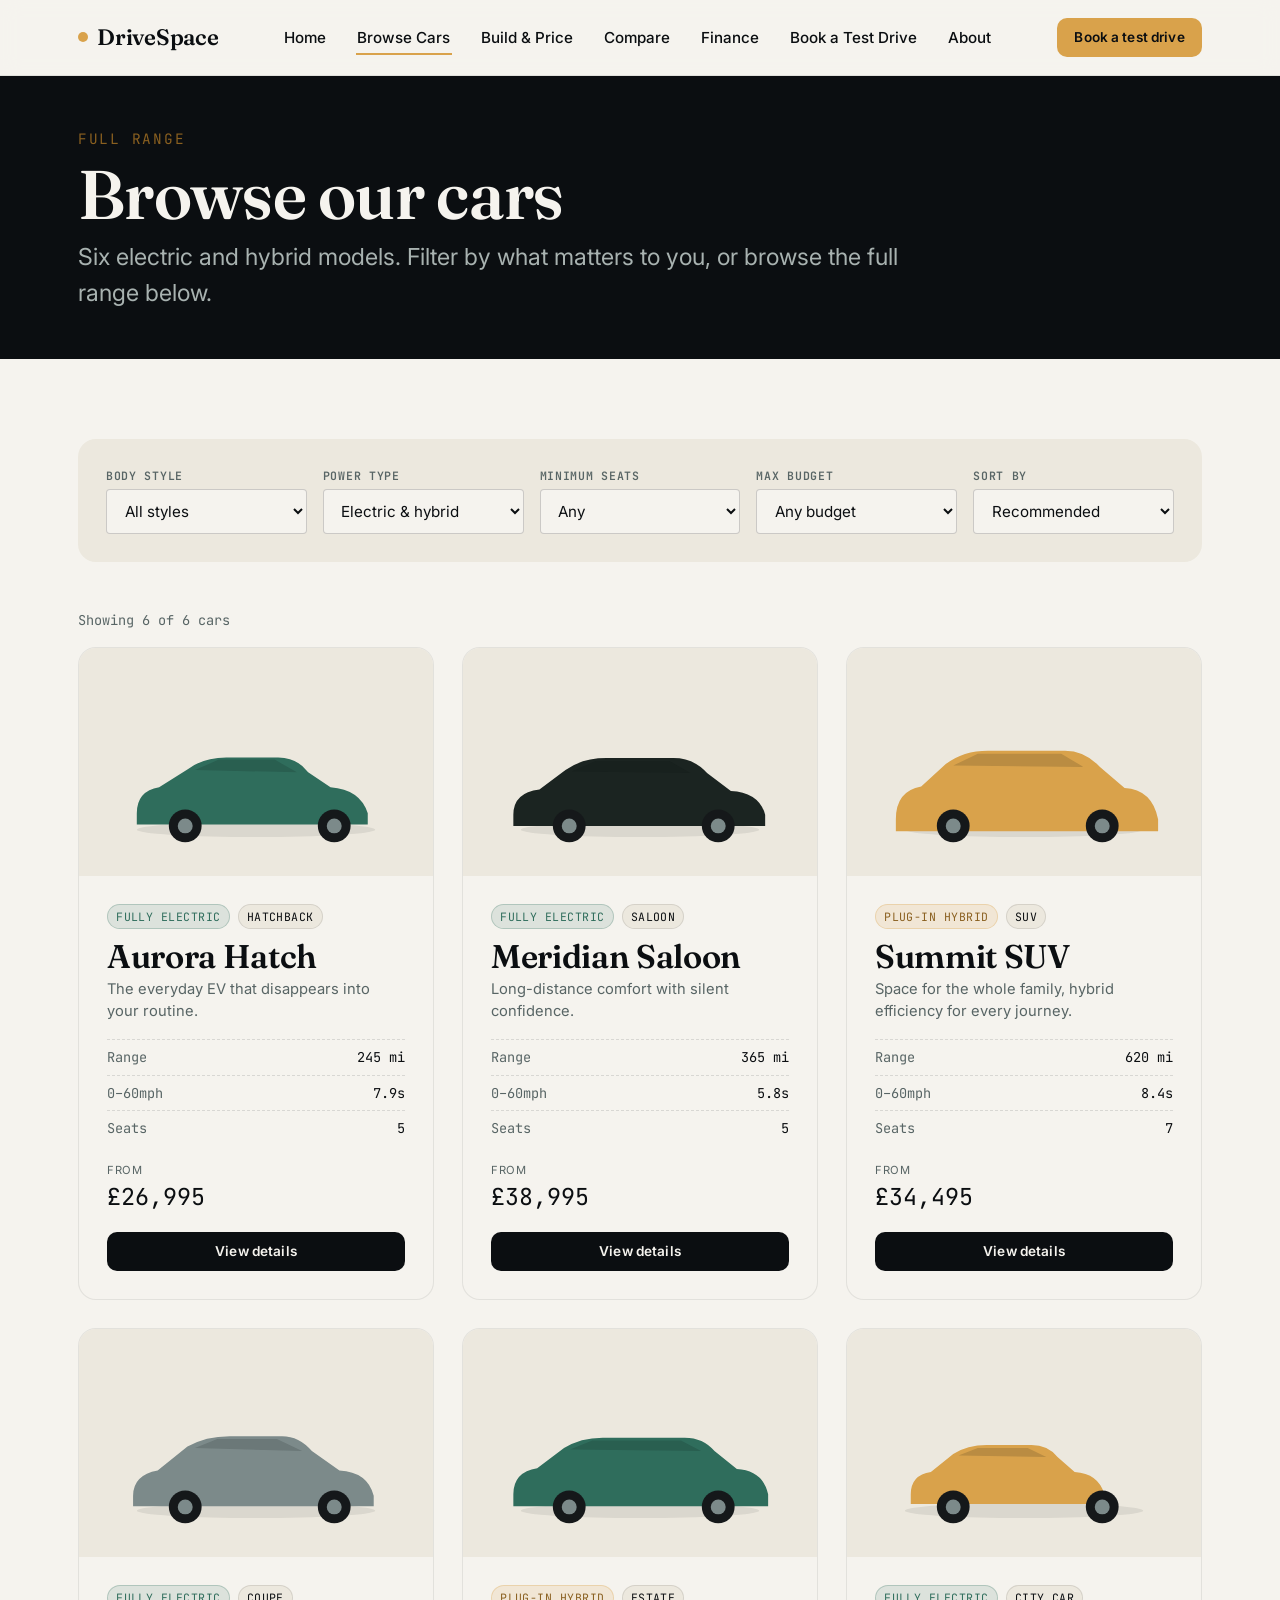
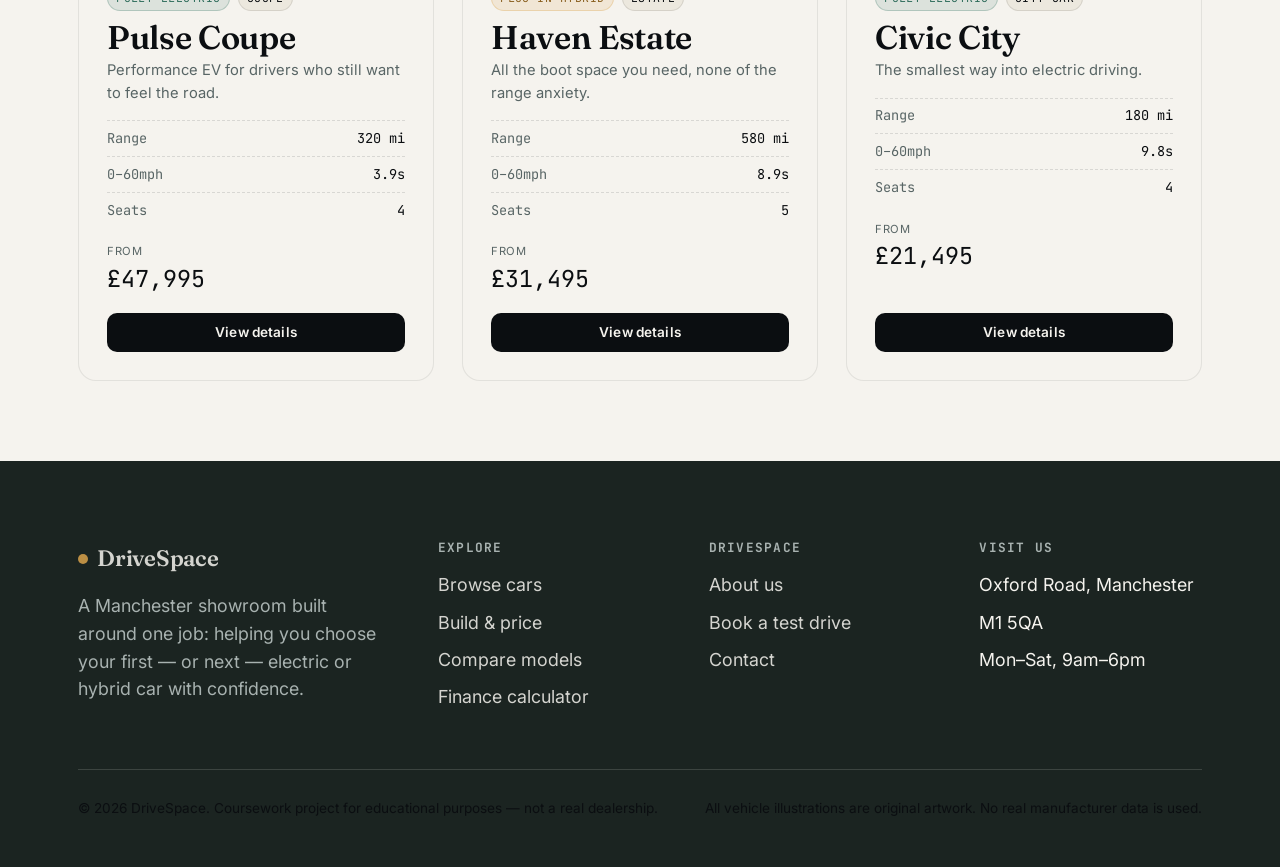
<file: catalogue.html>
<!DOCTYPE html>
<html lang="en">
<head>
<meta charset="UTF-8">
<meta name="viewport" content="width=device-width, initial-scale=1.0">
<title>Browse Our Range | DriveSpace Electric & Hybrid Cars</title>
<meta name="description" content="Browse the full DriveSpace range of electric and hybrid cars. Filter by body style, power, seats and budget to find your match.">
<meta name="keywords" content="browse electric cars, hybrid car range, EV catalogue, filter cars by budget">
<link rel="canonical" href="https://www.drivespace.example/catalogue.html">

<link rel="preconnect" href="https://fonts.googleapis.com">
<link rel="preconnect" href="https://fonts.gstatic.com" crossorigin>
<link href="https://fonts.googleapis.com/css2?family=Fraunces:opsz,wght@9..144,500;9..144,600;9..144,700&family=Inter:wght@400;500;600;700&family=JetBrains+Mono:wght@400;500;700&display=swap" rel="stylesheet">

<link rel="stylesheet" href="css/base.css">
<link rel="stylesheet" href="css/components.css">
</head>
<body>
<a class="skip-link" href="#main">Skip to main content</a>

<header class="site-header">
  <div class="container">
    <a href="index.html" class="brand"><span class="brand-mark" aria-hidden="true"></span>DriveSpace</a>
    <nav class="main-nav" id="primary-navigation" aria-label="Primary">
      <ul>
        <li><a href="index.html">Home</a></li>
        <li><a href="catalogue.html">Browse Cars</a></li>
        <li><a href="configurator.html">Build & Price</a></li>
        <li><a href="compare.html">Compare</a></li>
        <li><a href="finance.html">Finance</a></li>
        <li><a href="booking.html">Book a Test Drive</a></li>
        <li><a href="about.html">About</a></li>
      </ul>
    </nav>
    <div class="nav-actions">
      <a href="booking.html" class="btn btn-accent btn-sm">Book a test drive</a>
      <button class="nav-toggle" aria-label="Open menu" aria-expanded="false" aria-controls="primary-navigation">
        <svg viewBox="0 0 24 24" fill="none" stroke="currentColor" stroke-width="2" stroke-linecap="round"><line x1="3" y1="6" x2="21" y2="6"/><line x1="3" y1="12" x2="21" y2="12"/><line x1="3" y1="18" x2="21" y2="18"/></svg>
      </button>
    </div>
  </div>
</header>

<main id="main">
  <div class="page-header">
    <div class="container">
      <p class="eyebrow">Full range</p>
      <h1>Browse our cars</h1>
      <p class="lede">Six electric and hybrid models. Filter by what matters to you, or browse the full range below.</p>
    </div>
  </div>

  <section>
    <div class="container">

      <form class="filter-bar" id="filterForm" aria-label="Filter the car range">
        <div class="filter-field">
          <label for="filterBody">Body style</label>
          <select id="filterBody" name="body">
            <option value="all">All styles</option>
            <option value="hatchback">Hatchback</option>
            <option value="saloon">Saloon</option>
            <option value="suv">SUV</option>
            <option value="coupe">Coupe</option>
            <option value="estate">Estate</option>
            <option value="city">City car</option>
          </select>
        </div>
        <div class="filter-field">
          <label for="filterPower">Power type</label>
          <select id="filterPower" name="power">
            <option value="all">Electric & hybrid</option>
            <option value="ev">Fully electric</option>
            <option value="hybrid">Plug-in hybrid</option>
          </select>
        </div>
        <div class="filter-field">
          <label for="filterSeats">Minimum seats</label>
          <select id="filterSeats" name="seats">
            <option value="0">Any</option>
            <option value="4">4+</option>
            <option value="5">5+</option>
            <option value="7">7</option>
          </select>
        </div>
        <div class="filter-field">
          <label for="filterBudget">Max budget</label>
          <select id="filterBudget" name="budget">
            <option value="999999">Any budget</option>
            <option value="25000">Up to &pound;25,000</option>
            <option value="32000">Up to &pound;32,000</option>
            <option value="40000">Up to &pound;40,000</option>
            <option value="50000">Up to &pound;50,000</option>
          </select>
        </div>
        <div class="filter-field">
          <label for="filterSort">Sort by</label>
          <select id="filterSort" name="sort">
            <option value="recommended">Recommended</option>
            <option value="price-asc">Price: low to high</option>
            <option value="price-desc">Price: high to low</option>
            <option value="range-desc">Range: longest first</option>
          </select>
        </div>
      </form>

      <p class="results-count" id="resultsCount" role="status" aria-live="polite"></p>

      <div class="grid-3" id="catalogueGrid"></div>
      <p id="noResults" style="display:none;color:var(--sage);text-align:center;padding:var(--space-lg) 0;">
        No cars match those filters yet. Try widening your budget or seat count &mdash; <button type="button" id="resetFilters" class="btn btn-ghost btn-sm" style="margin-top:0.6rem;">Reset filters</button>
      </p>
    </div>
  </section>
</main>

<footer class="site-footer">
  <div class="container">
    <div class="footer-grid">
      <div>
        <a href="index.html" class="brand" style="color:var(--paper);"><span class="brand-mark" aria-hidden="true"></span>DriveSpace</a>
        <p style="color:var(--sage-light);margin-top:1rem;max-width:32ch;">A Manchester showroom built around one job: helping you choose your first &mdash; or next &mdash; electric or hybrid car with confidence.</p>
      </div>
      <div>
        <h4>Explore</h4>
        <ul>
          <li><a href="catalogue.html">Browse cars</a></li>
          <li><a href="configurator.html">Build & price</a></li>
          <li><a href="compare.html">Compare models</a></li>
          <li><a href="finance.html">Finance calculator</a></li>
        </ul>
      </div>
      <div>
        <h4>DriveSpace</h4>
        <ul>
          <li><a href="about.html">About us</a></li>
          <li><a href="booking.html">Book a test drive</a></li>
          <li><a href="about.html#contact">Contact</a></li>
        </ul>
      </div>
      <div>
        <h4>Visit us</h4>
        <ul>
          <li>Oxford Road, Manchester</li>
          <li>M1 5QA</li>
          <li>Mon&ndash;Sat, 9am&ndash;6pm</li>
        </ul>
      </div>
    </div>
    <div class="footer-bottom">
      <p style="margin:0;">&copy; 2026 DriveSpace. Coursework project for educational purposes &mdash; not a real dealership.</p>
      <p style="margin:0;">All vehicle illustrations are original artwork. No real manufacturer data is used.</p>
    </div>
  </div>
</footer>

<script src="js/data.js"></script>
<script src="js/main.js"></script>
<script>
  const grid = document.getElementById("catalogueGrid");
  const resultsCount = document.getElementById("resultsCount");
  const noResults = document.getElementById("noResults");
  const form = document.getElementById("filterForm");

  function cardHTML(v) {
    return `
      <article class="vehicle-card">
        <div class="thumb"><img src="${v.image}" alt="Stylised illustration of the ${v.name}, a ${v.bodyStyle.toLowerCase()}" width="400" height="200" loading="lazy"></div>
        <div class="body">
          <div class="tag-row">
            <span class="pill ${v.powertrain === 'ev' ? 'pill-ev' : 'pill-hybrid'}">${v.powertrain === 'ev' ? 'Fully electric' : 'Plug-in hybrid'}</span>
            <span class="pill">${v.bodyStyle}</span>
          </div>
          <h3>${v.name}</h3>
          <p class="tagline">${v.tagline}</p>
          <div class="spec-row"><span>Range</span><span>${v.range} mi</span></div>
          <div class="spec-row"><span>0&ndash;60mph</span><span>${v.zeroToSixty}s</span></div>
          <div class="spec-row"><span>Seats</span><span>${v.seats}</span></div>
          <div class="price"><span class="from">From</span>${formatGBP(v.basePrice)}</div>
          <div class="actions">
            <a href="vehicle.html?id=${v.id}" class="btn btn-primary btn-sm btn-block">View details</a>
          </div>
        </div>
      </article>
    `;
  }

  function applyFilters() {
    const body = document.getElementById("filterBody").value;
    const power = document.getElementById("filterPower").value;
    const seats = Number(document.getElementById("filterSeats").value);
    const budget = Number(document.getElementById("filterBudget").value);
    const sort = document.getElementById("filterSort").value;

    let results = VEHICLES.filter(v =>
      (body === "all" || v.type === body) &&
      (power === "all" || v.powertrain === power) &&
      v.seats >= seats &&
      v.basePrice <= budget
    );

    if (sort === "price-asc") results.sort((a, b) => a.basePrice - b.basePrice);
    if (sort === "price-desc") results.sort((a, b) => b.basePrice - a.basePrice);
    if (sort === "range-desc") results.sort((a, b) => b.range - a.range);

    grid.innerHTML = results.map(cardHTML).join("");
    resultsCount.textContent = `Showing ${results.length} of ${VEHICLES.length} cars`;
    noResults.style.display = results.length === 0 ? "block" : "none";
    grid.style.display = results.length === 0 ? "none" : "grid";
  }

  form.addEventListener("change", applyFilters);
  document.getElementById("resetFilters").addEventListener("click", () => {
    form.reset();
    applyFilters();
  });

  // Support deep-linking, e.g. catalogue.html?body=suv
  document.addEventListener("DOMContentLoaded", () => {
    const params = new URLSearchParams(window.location.search);
    if (params.get("body")) document.getElementById("filterBody").value = params.get("body");
    if (params.get("power")) document.getElementById("filterPower").value = params.get("power");
    applyFilters();
  });
</script>
</body>
</html>
</file>
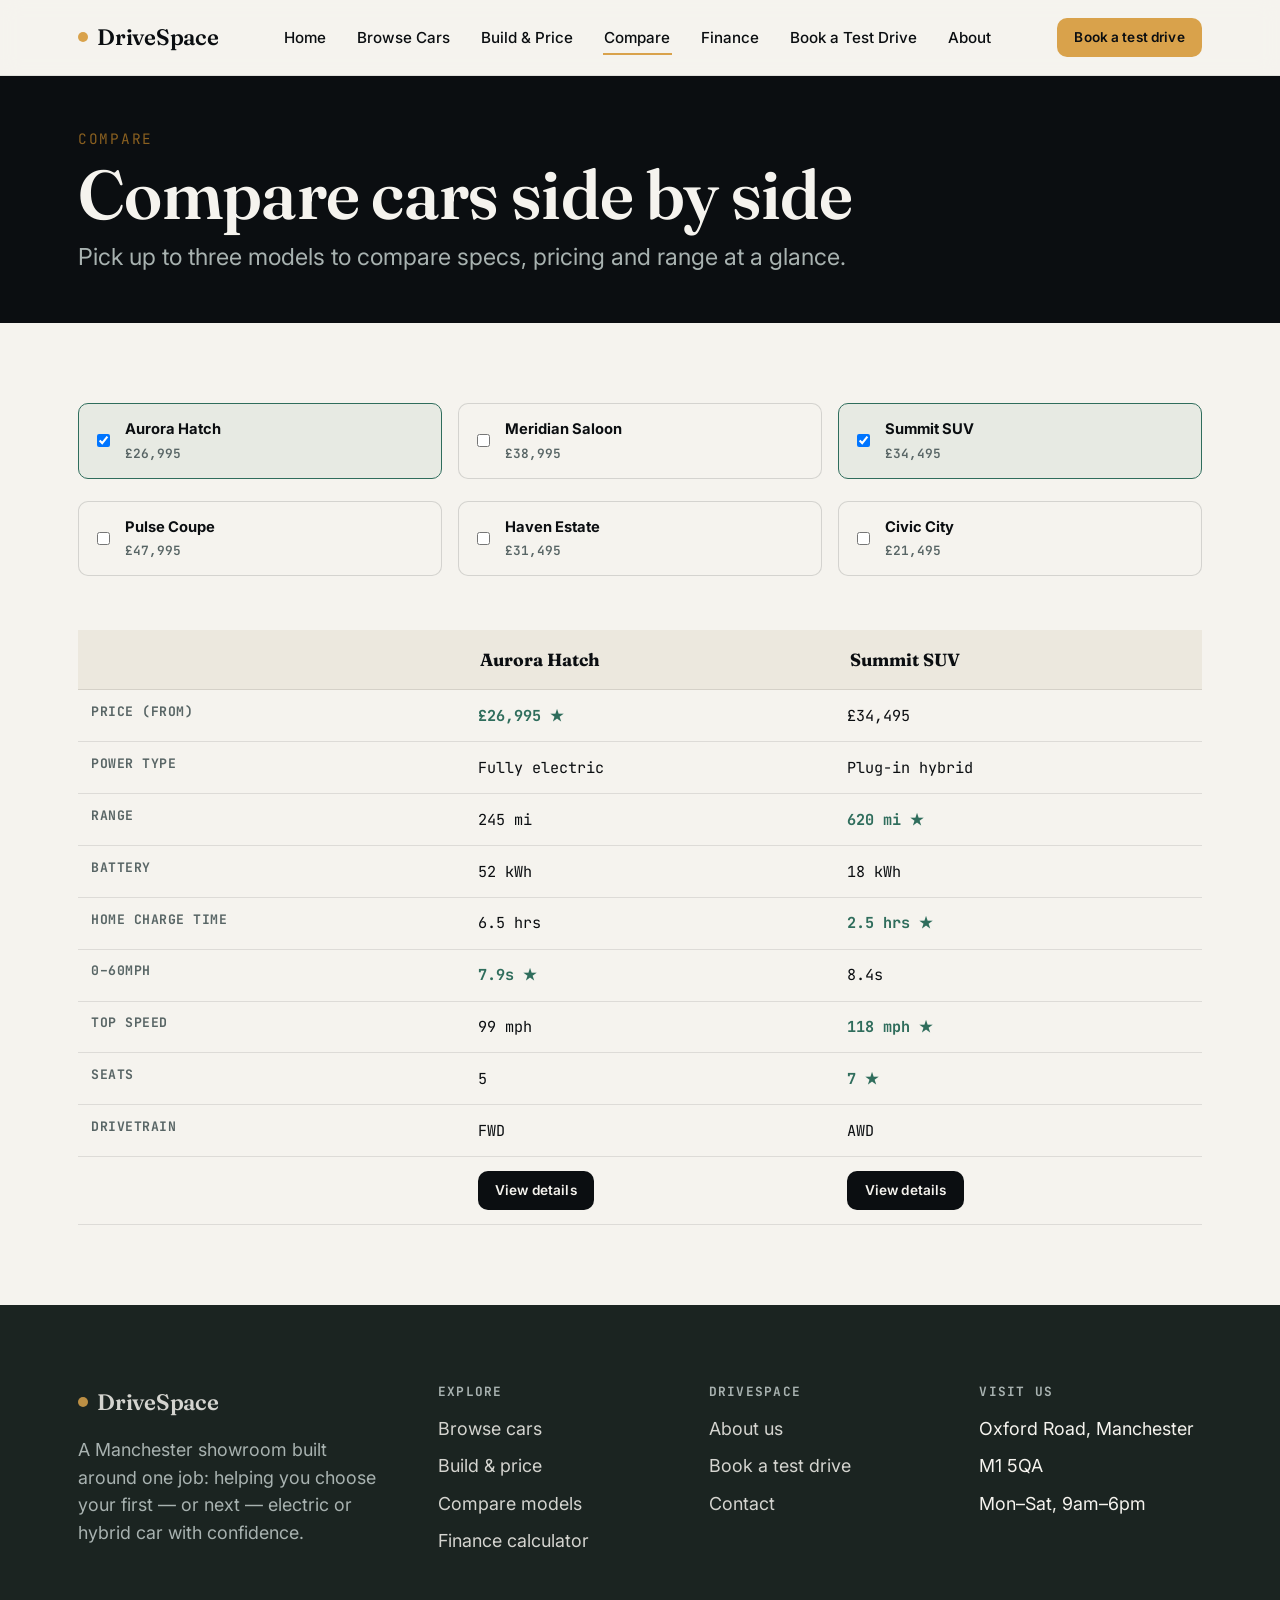
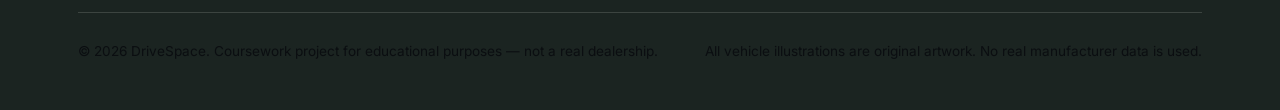
<file: compare.html>
<!DOCTYPE html>
<html lang="en">
<head>
<meta charset="UTF-8">
<meta name="viewport" content="width=device-width, initial-scale=1.0">
<title>Compare Cars | DriveSpace</title>
<meta name="description" content="Compare up to three DriveSpace cars side by side: range, price, performance and seating, to find the right model for you.">
<meta name="keywords" content="compare electric cars, EV comparison tool, hybrid vs electric comparison">
<link rel="canonical" href="https://www.drivespace.example/compare.html">

<link rel="preconnect" href="https://fonts.googleapis.com">
<link rel="preconnect" href="https://fonts.gstatic.com" crossorigin>
<link href="https://fonts.googleapis.com/css2?family=Fraunces:opsz,wght@9..144,500;9..144,600;9..144,700&family=Inter:wght@400;500;600;700&family=JetBrains+Mono:wght@400;500;700&display=swap" rel="stylesheet">

<link rel="stylesheet" href="css/base.css">
<link rel="stylesheet" href="css/components.css">
</head>
<body>
<a class="skip-link" href="#main">Skip to main content</a>

<header class="site-header">
  <div class="container">
    <a href="index.html" class="brand"><span class="brand-mark" aria-hidden="true"></span>DriveSpace</a>
    <nav class="main-nav" id="primary-navigation" aria-label="Primary">
      <ul>
        <li><a href="index.html">Home</a></li>
        <li><a href="catalogue.html">Browse Cars</a></li>
        <li><a href="configurator.html">Build & Price</a></li>
        <li><a href="compare.html">Compare</a></li>
        <li><a href="finance.html">Finance</a></li>
        <li><a href="booking.html">Book a Test Drive</a></li>
        <li><a href="about.html">About</a></li>
      </ul>
    </nav>
    <div class="nav-actions">
      <a href="booking.html" class="btn btn-accent btn-sm">Book a test drive</a>
      <button class="nav-toggle" aria-label="Open menu" aria-expanded="false" aria-controls="primary-navigation">
        <svg viewBox="0 0 24 24" fill="none" stroke="currentColor" stroke-width="2" stroke-linecap="round"><line x1="3" y1="6" x2="21" y2="6"/><line x1="3" y1="12" x2="21" y2="12"/><line x1="3" y1="18" x2="21" y2="18"/></svg>
      </button>
    </div>
  </div>
</header>

<main id="main">
  <div class="page-header">
    <div class="container">
      <p class="eyebrow">Compare</p>
      <h1>Compare cars side by side</h1>
      <p class="lede">Pick up to three models to compare specs, pricing and range at a glance.</p>
    </div>
  </div>

  <section>
    <div class="container">
      <div class="compare-picker" id="comparePicker"></div>

      <div id="compareEmpty" style="text-align:center;color:var(--sage);padding:var(--space-lg) 0;">
        <p>Choose at least two cars above to see a comparison.</p>
      </div>

      <div class="compare-table-wrap" id="compareTableWrap" style="display:none;">
        <table class="compare-table" id="compareTable" aria-label="Vehicle comparison table"></table>
      </div>
    </div>
  </section>
</main>

<footer class="site-footer">
  <div class="container">
    <div class="footer-grid">
      <div>
        <a href="index.html" class="brand" style="color:var(--paper);"><span class="brand-mark" aria-hidden="true"></span>DriveSpace</a>
        <p style="color:var(--sage-light);margin-top:1rem;max-width:32ch;">A Manchester showroom built around one job: helping you choose your first &mdash; or next &mdash; electric or hybrid car with confidence.</p>
      </div>
      <div>
        <h4>Explore</h4>
        <ul>
          <li><a href="catalogue.html">Browse cars</a></li>
          <li><a href="configurator.html">Build & price</a></li>
          <li><a href="compare.html">Compare models</a></li>
          <li><a href="finance.html">Finance calculator</a></li>
        </ul>
      </div>
      <div>
        <h4>DriveSpace</h4>
        <ul>
          <li><a href="about.html">About us</a></li>
          <li><a href="booking.html">Book a test drive</a></li>
          <li><a href="about.html#contact">Contact</a></li>
        </ul>
      </div>
      <div>
        <h4>Visit us</h4>
        <ul>
          <li>Oxford Road, Manchester</li>
          <li>M1 5QA</li>
          <li>Mon&ndash;Sat, 9am&ndash;6pm</li>
        </ul>
      </div>
    </div>
    <div class="footer-bottom">
      <p style="margin:0;">&copy; 2026 DriveSpace. Coursework project for educational purposes &mdash; not a real dealership.</p>
      <p style="margin:0;">All vehicle illustrations are original artwork. No real manufacturer data is used.</p>
    </div>
  </div>
</footer>

<script src="js/data.js"></script>
<script src="js/main.js"></script>
<script>
  const params = new URLSearchParams(window.location.search);
  let selected = (params.get("ids") || "").split(",").filter(id => getVehicleById(id)).slice(0, 3);
  if (selected.length === 0) selected = [VEHICLES[0].id, VEHICLES[2].id];

  const picker = document.getElementById("comparePicker");
  const tableWrap = document.getElementById("compareTableWrap");
  const emptyMsg = document.getElementById("compareEmpty");
  const table = document.getElementById("compareTable");

  function renderPicker() {
    picker.innerHTML = VEHICLES.map(v => {
      const isChecked = selected.includes(v.id);
      const isDisabled = !isChecked && selected.length >= 3;
      return `
        <label class="option-card ${isChecked ? "selected" : ""}" style="display:flex;align-items:center;gap:0.7rem;cursor:${isDisabled ? "not-allowed" : "pointer"};opacity:${isDisabled ? 0.5 : 1};">
          <input type="checkbox" value="${v.id}" ${isChecked ? "checked" : ""} ${isDisabled ? "disabled" : ""} style="width:auto;">
          <span>
            <span class="name" style="display:block;">${v.name}</span>
            <span class="add">${formatGBP(v.basePrice)}</span>
          </span>
        </label>
      `;
    }).join("");
  }

  function bestValue(values, lowerIsBetter = false) {
    return lowerIsBetter ? Math.min(...values) : Math.max(...values);
  }

  function renderTable() {
    const cars = selected.map(getVehicleById).filter(Boolean);
    if (cars.length < 2) {
      tableWrap.style.display = "none";
      emptyMsg.style.display = "block";
      return;
    }
    emptyMsg.style.display = "none";
    tableWrap.style.display = "block";

    const rows = [
      { label: "Price (from)", get: v => v.basePrice, fmt: v => formatGBP(v.basePrice), lowerIsBetter: true },
      { label: "Power type", get: v => null, fmt: v => v.powertrain === "ev" ? "Fully electric" : "Plug-in hybrid" },
      { label: "Range", get: v => v.range, fmt: v => `${v.range} mi`, lowerIsBetter: false },
      { label: "Battery", get: v => v.battery, fmt: v => `${v.battery} kWh` },
      { label: "Home charge time", get: v => v.chargeTime, fmt: v => `${v.chargeTime} hrs`, lowerIsBetter: true },
      { label: "0\u201360mph", get: v => v.zeroToSixty, fmt: v => `${v.zeroToSixty}s`, lowerIsBetter: true },
      { label: "Top speed", get: v => v.topSpeed, fmt: v => `${v.topSpeed} mph`, lowerIsBetter: false },
      { label: "Seats", get: v => v.seats, fmt: v => v.seats, lowerIsBetter: false },
      { label: "Drivetrain", get: v => null, fmt: v => v.drivetrain },
    ];

    let head = `<thead><tr><th scope="col"></th>${cars.map(v => `<th scope="col">${v.name}</th>`).join("")}</tr></thead>`;
    let body = "<tbody>";
    rows.forEach(row => {
      const values = cars.map(row.get);
      const hasComparison = row.lowerIsBetter !== undefined && values.every(x => x !== null);
      const best = hasComparison ? bestValue(values, row.lowerIsBetter) : null;
      body += `<tr><th scope="row">${row.label}</th>`;
      cars.forEach((v, i) => {
        const isBest = hasComparison && values[i] === best && cars.length > 1 && new Set(values).size > 1;
        body += `<td class="${isBest ? "best" : ""}">${row.fmt(v)}${isBest ? " ★" : ""}</td>`;
      });
      body += "</tr>";
    });
    body += `<tr><th scope="row">&nbsp;</th>${cars.map(v => `<td><a href="vehicle.html?id=${v.id}" class="btn btn-primary btn-sm">View details</a></td>`).join("")}</tr>`;
    body += "</tbody>";

    table.innerHTML = head + body;
  }

  picker.addEventListener("change", e => {
    const cb = e.target.closest("input[type=checkbox]");
    if (!cb) return;
    if (cb.checked) {
      if (selected.length < 3) selected.push(cb.value);
    } else {
      selected = selected.filter(id => id !== cb.value);
    }
    renderPicker();
    renderTable();
  });

  renderPicker();
  renderTable();
</script>
</body>
</html>
</file>
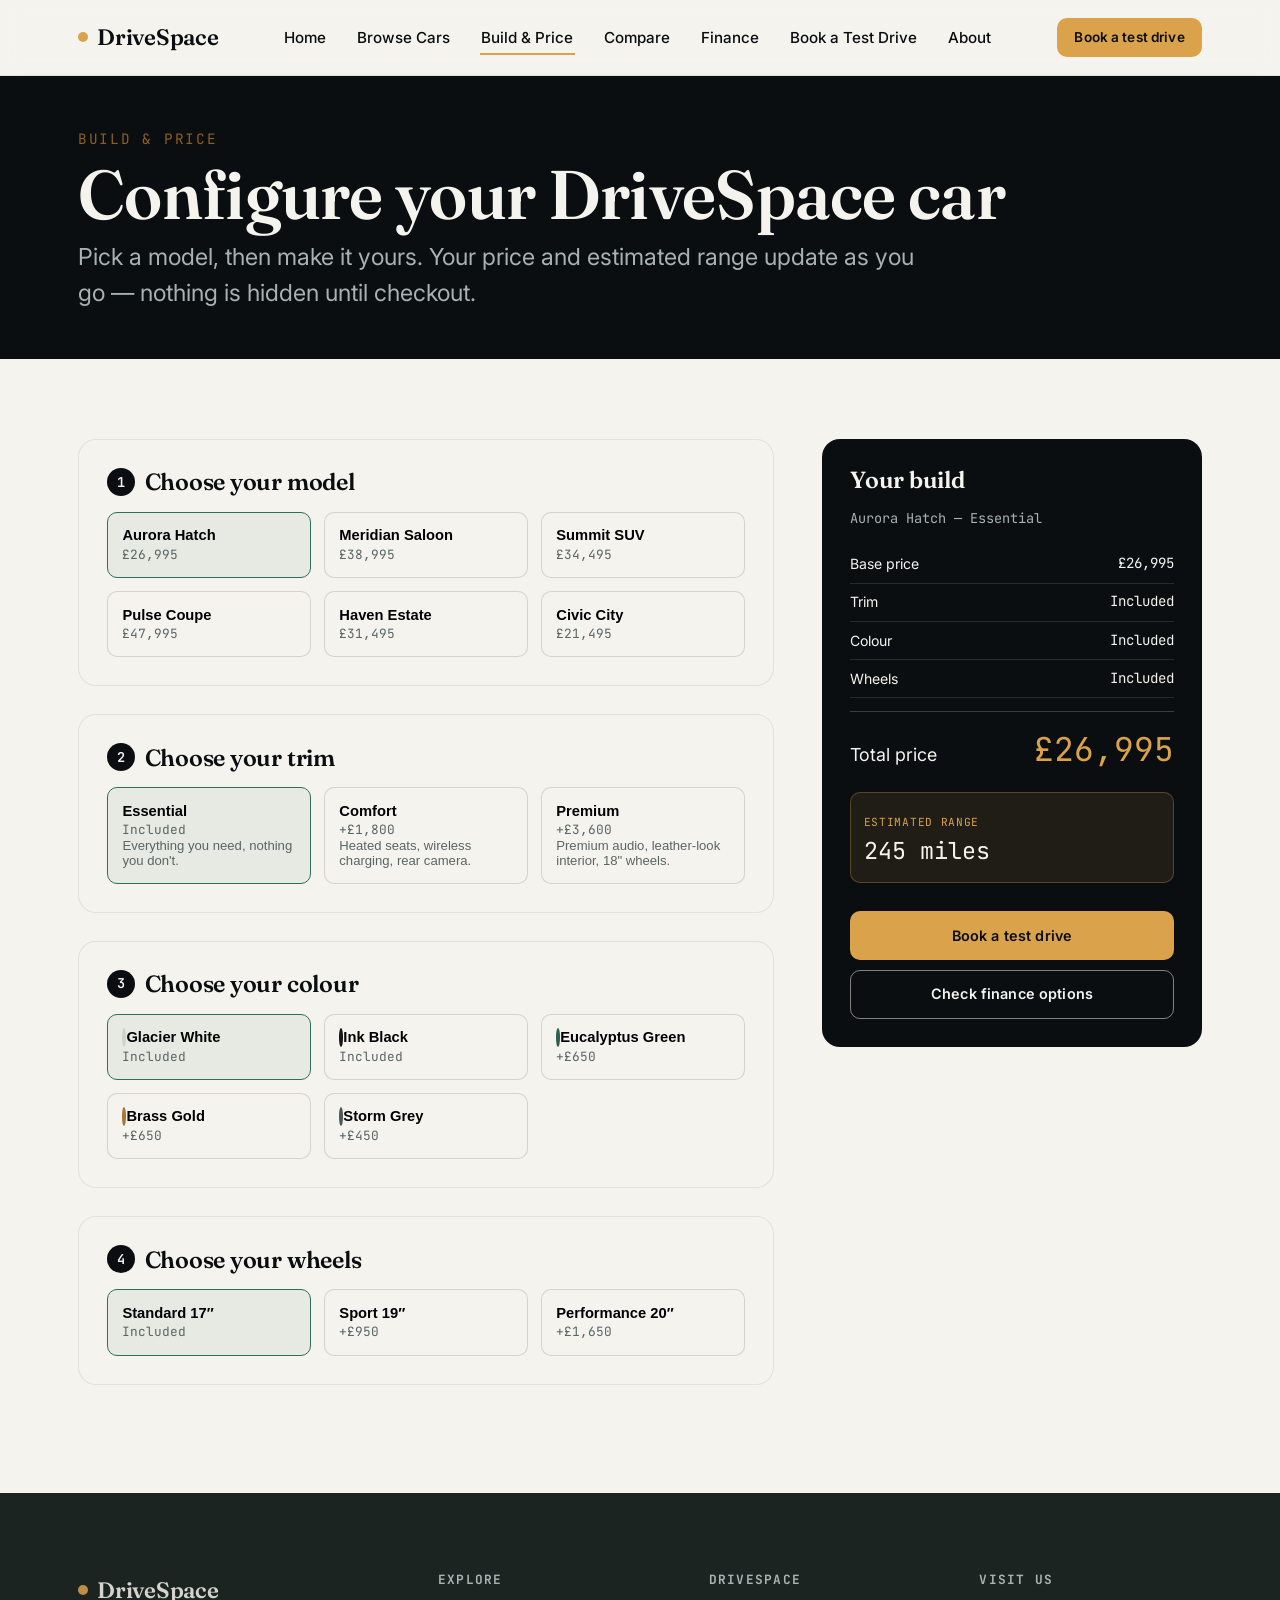
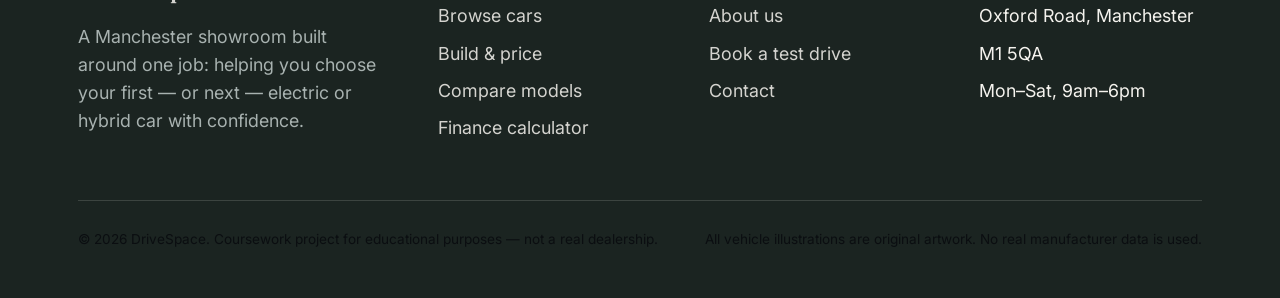
<file: configurator.html>
<!DOCTYPE html>
<html lang="en">
<head>
<meta charset="UTF-8">
<meta name="viewport" content="width=device-width, initial-scale=1.0">
<title>Build & Price Your Car | DriveSpace</title>
<meta name="description" content="Configure your DriveSpace car: choose model, trim, colour and wheels, and see your price and estimated range update live.">
<meta name="keywords" content="car configurator, build your own EV, electric car price calculator">
<link rel="canonical" href="https://www.drivespace.example/configurator.html">

<link rel="preconnect" href="https://fonts.googleapis.com">
<link rel="preconnect" href="https://fonts.gstatic.com" crossorigin>
<link href="https://fonts.googleapis.com/css2?family=Fraunces:opsz,wght@9..144,500;9..144,600;9..144,700&family=Inter:wght@400;500;600;700&family=JetBrains+Mono:wght@400;500;700&display=swap" rel="stylesheet">

<link rel="stylesheet" href="css/base.css">
<link rel="stylesheet" href="css/components.css">
</head>
<body>
<a class="skip-link" href="#main">Skip to main content</a>

<header class="site-header">
  <div class="container">
    <a href="index.html" class="brand"><span class="brand-mark" aria-hidden="true"></span>DriveSpace</a>
    <nav class="main-nav" id="primary-navigation" aria-label="Primary">
      <ul>
        <li><a href="index.html">Home</a></li>
        <li><a href="catalogue.html">Browse Cars</a></li>
        <li><a href="configurator.html">Build & Price</a></li>
        <li><a href="compare.html">Compare</a></li>
        <li><a href="finance.html">Finance</a></li>
        <li><a href="booking.html">Book a Test Drive</a></li>
        <li><a href="about.html">About</a></li>
      </ul>
    </nav>
    <div class="nav-actions">
      <a href="booking.html" class="btn btn-accent btn-sm">Book a test drive</a>
      <button class="nav-toggle" aria-label="Open menu" aria-expanded="false" aria-controls="primary-navigation">
        <svg viewBox="0 0 24 24" fill="none" stroke="currentColor" stroke-width="2" stroke-linecap="round"><line x1="3" y1="6" x2="21" y2="6"/><line x1="3" y1="12" x2="21" y2="12"/><line x1="3" y1="18" x2="21" y2="18"/></svg>
      </button>
    </div>
  </div>
</header>

<main id="main">
  <div class="page-header">
    <div class="container">
      <p class="eyebrow">Build & price</p>
      <h1>Configure your DriveSpace car</h1>
      <p class="lede">Pick a model, then make it yours. Your price and estimated range update as you go &mdash; nothing is hidden until checkout.</p>
    </div>
  </div>

  <section>
    <div class="container">
      <div class="configurator">
        <div>

          <div class="config-step">
            <h3><span class="step-num">1</span>Choose your model</h3>
            <div class="option-grid" id="modelOptions" role="radiogroup" aria-label="Choose your model"></div>
          </div>

          <div class="config-step">
            <h3><span class="step-num">2</span>Choose your trim</h3>
            <div class="option-grid" id="trimOptions" role="radiogroup" aria-label="Choose your trim"></div>
          </div>

          <div class="config-step">
            <h3><span class="step-num">3</span>Choose your colour</h3>
            <div class="option-grid" id="colourOptions" role="radiogroup" aria-label="Choose your colour"></div>
          </div>

          <div class="config-step">
            <h3><span class="step-num">4</span>Choose your wheels</h3>
            <div class="option-grid" id="wheelOptions" role="radiogroup" aria-label="Choose your wheels"></div>
          </div>

        </div>

        <aside class="config-summary" aria-labelledby="summary-heading">
          <h3 id="summary-heading">Your build</h3>
          <p style="font-family:var(--font-mono);font-size:0.85rem;color:var(--sage-light);" id="summaryModelName">&mdash;</p>

          <div class="summary-line"><span>Base price</span><span id="sumBase">&pound;0</span></div>
          <div class="summary-line"><span>Trim</span><span id="sumTrim">&pound;0</span></div>
          <div class="summary-line"><span>Colour</span><span id="sumColour">&pound;0</span></div>
          <div class="summary-line"><span>Wheels</span><span id="sumWheels">&pound;0</span></div>

          <div class="summary-total">
            <span>Total price</span>
            <span class="amount" id="sumTotal">&pound;0</span>
          </div>

          <div class="range-readout">
            <span class="rr-label">Estimated range</span>
            <div class="rr-value" id="sumRange">0 miles</div>
          </div>

          <div style="margin-top:var(--space-md);display:flex;flex-direction:column;gap:0.6rem;">
            <a href="#" id="bookBtn" class="btn btn-accent btn-block">Book a test drive</a>
            <a href="#" id="financeBtn" class="btn btn-ghost-light btn-block">Check finance options</a>
          </div>
        </aside>
      </div>
    </div>
  </section>
</main>

<footer class="site-footer">
  <div class="container">
    <div class="footer-grid">
      <div>
        <a href="index.html" class="brand" style="color:var(--paper);"><span class="brand-mark" aria-hidden="true"></span>DriveSpace</a>
        <p style="color:var(--sage-light);margin-top:1rem;max-width:32ch;">A Manchester showroom built around one job: helping you choose your first &mdash; or next &mdash; electric or hybrid car with confidence.</p>
      </div>
      <div>
        <h4>Explore</h4>
        <ul>
          <li><a href="catalogue.html">Browse cars</a></li>
          <li><a href="configurator.html">Build & price</a></li>
          <li><a href="compare.html">Compare models</a></li>
          <li><a href="finance.html">Finance calculator</a></li>
        </ul>
      </div>
      <div>
        <h4>DriveSpace</h4>
        <ul>
          <li><a href="about.html">About us</a></li>
          <li><a href="booking.html">Book a test drive</a></li>
          <li><a href="about.html#contact">Contact</a></li>
        </ul>
      </div>
      <div>
        <h4>Visit us</h4>
        <ul>
          <li>Oxford Road, Manchester</li>
          <li>M1 5QA</li>
          <li>Mon&ndash;Sat, 9am&ndash;6pm</li>
        </ul>
      </div>
    </div>
    <div class="footer-bottom">
      <p style="margin:0;">&copy; 2026 DriveSpace. Coursework project for educational purposes &mdash; not a real dealership.</p>
      <p style="margin:0;">All vehicle illustrations are original artwork. No real manufacturer data is used.</p>
    </div>
  </div>
</footer>

<script src="js/data.js"></script>
<script src="js/main.js"></script>
<script>
  const params = new URLSearchParams(window.location.search);
  const initialId = params.get("id") || VEHICLES[0].id;

  const state = {
    vehicle: getVehicleById(initialId) || VEHICLES[0],
    trimId: null,
    colourId: COLOURS[0].id,
    wheelId: WHEELS[0].id
  };
  state.trimId = state.vehicle.trims[0].id;

  const modelOptions = document.getElementById("modelOptions");
  const trimOptions = document.getElementById("trimOptions");
  const colourOptions = document.getElementById("colourOptions");
  const wheelOptions = document.getElementById("wheelOptions");

  function renderModels() {
    modelOptions.innerHTML = VEHICLES.map(v => `
      <button type="button" class="option-card ${v.id === state.vehicle.id ? "selected" : ""}" data-model="${v.id}" role="radio" aria-checked="${v.id === state.vehicle.id}">
        <span class="name">${v.name}</span>
        <span class="add">${formatGBP(v.basePrice)}</span>
      </button>
    `).join("");
  }

  function renderTrims() {
    trimOptions.innerHTML = state.vehicle.trims.map(t => `
      <button type="button" class="option-card ${t.id === state.trimId ? "selected" : ""}" data-trim="${t.id}" role="radio" aria-checked="${t.id === state.trimId}">
        <span class="name">${t.name}</span>
        <span class="add">${t.priceAdd === 0 ? "Included" : "+" + formatGBP(t.priceAdd)}</span>
        <span class="blurb">${t.blurb}</span>
      </button>
    `).join("");
  }

  function renderColours() {
    colourOptions.innerHTML = COLOURS.map(c => `
      <button type="button" class="option-card ${c.id === state.colourId ? "selected" : ""}" data-colour="${c.id}" role="radio" aria-checked="${c.id === state.colourId}">
        <span class="swatch" style="background:${c.hex};"></span>
        <span class="name">${c.name}</span>
        <span class="add">${c.priceAdd === 0 ? "Included" : "+" + formatGBP(c.priceAdd)}</span>
      </button>
    `).join("");
  }

  function renderWheels() {
    wheelOptions.innerHTML = WHEELS.map(w => `
      <button type="button" class="option-card ${w.id === state.wheelId ? "selected" : ""}" data-wheel="${w.id}" role="radio" aria-checked="${w.id === state.wheelId}">
        <span class="name">${w.name}</span>
        <span class="add">${w.priceAdd === 0 ? "Included" : "+" + formatGBP(w.priceAdd)}</span>
      </button>
    `).join("");
  }

  function currentTrim() { return state.vehicle.trims.find(t => t.id === state.trimId); }
  function currentColour() { return COLOURS.find(c => c.id === state.colourId); }
  function currentWheel() { return WHEELS.find(w => w.id === state.wheelId); }

  function updateSummary() {
    const trim = currentTrim();
    const colour = currentColour();
    const wheel = currentWheel();

    document.getElementById("summaryModelName").textContent = `${state.vehicle.name} — ${trim.name}`;
    document.getElementById("sumBase").textContent = formatGBP(state.vehicle.basePrice);
    document.getElementById("sumTrim").textContent = trim.priceAdd ? "+" + formatGBP(trim.priceAdd) : "Included";
    document.getElementById("sumColour").textContent = colour.priceAdd ? "+" + formatGBP(colour.priceAdd) : "Included";
    document.getElementById("sumWheels").textContent = wheel.priceAdd ? "+" + formatGBP(wheel.priceAdd) : "Included";

    const total = state.vehicle.basePrice + trim.priceAdd + colour.priceAdd + wheel.priceAdd;
    document.getElementById("sumTotal").textContent = formatGBP(total);

    // Performance wheels trade a little real-world range for grip — a realistic, simple penalty
    const wheelPenalty = wheel.id === "performance" ? 0.06 : wheel.id === "sport" ? 0.03 : 0;
    const estRange = Math.round(state.vehicle.range * (1 - wheelPenalty));
    document.getElementById("sumRange").textContent = `${estRange} miles`;

    document.getElementById("bookBtn").href = `booking.html?id=${state.vehicle.id}`;
    document.getElementById("financeBtn").href = `finance.html?id=${state.vehicle.id}&price=${total}`;
  }

  modelOptions.addEventListener("click", e => {
    const btn = e.target.closest("[data-model]");
    if (!btn) return;
    state.vehicle = getVehicleById(btn.dataset.model);
    state.trimId = state.vehicle.trims[0].id;
    renderModels(); renderTrims(); updateSummary();
  });
  trimOptions.addEventListener("click", e => {
    const btn = e.target.closest("[data-trim]");
    if (!btn) return;
    state.trimId = btn.dataset.trim;
    renderTrims(); updateSummary();
  });
  colourOptions.addEventListener("click", e => {
    const btn = e.target.closest("[data-colour]");
    if (!btn) return;
    state.colourId = btn.dataset.colour;
    renderColours(); updateSummary();
  });
  wheelOptions.addEventListener("click", e => {
    const btn = e.target.closest("[data-wheel]");
    if (!btn) return;
    state.wheelId = btn.dataset.wheel;
    renderWheels(); updateSummary();
  });

  renderModels(); renderTrims(); renderColours(); renderWheels(); updateSummary();
</script>
</body>
</html>
</file>
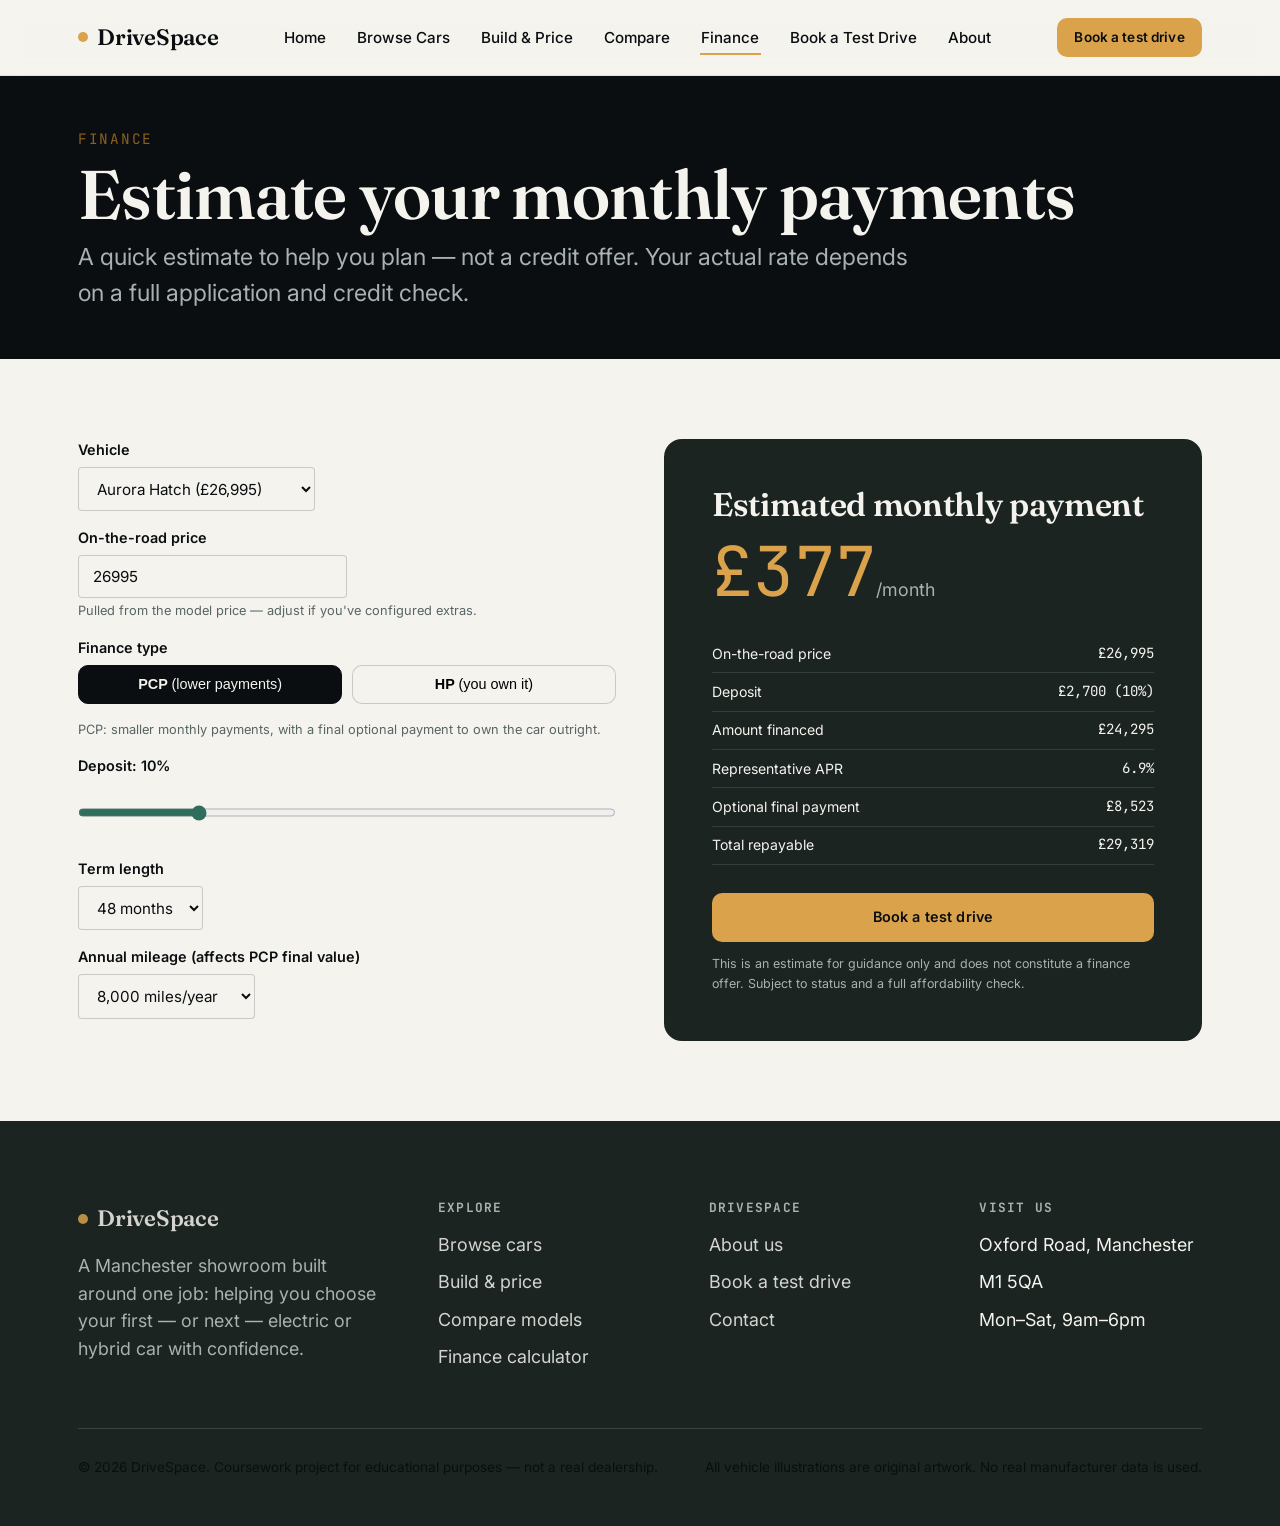
<file: finance.html>
<!DOCTYPE html>
<html lang="en">
<head>
<meta charset="UTF-8">
<meta name="viewport" content="width=device-width, initial-scale=1.0">
<title>Finance Calculator | DriveSpace</title>
<meta name="description" content="Estimate your monthly payments on a DriveSpace electric or hybrid car with our PCP and HP finance calculator.">
<meta name="keywords" content="car finance calculator, PCP finance, HP finance, EV monthly payments">
<link rel="canonical" href="https://www.drivespace.example/finance.html">

<link rel="preconnect" href="https://fonts.googleapis.com">
<link rel="preconnect" href="https://fonts.gstatic.com" crossorigin>
<link href="https://fonts.googleapis.com/css2?family=Fraunces:opsz,wght@9..144,500;9..144,600;9..144,700&family=Inter:wght@400;500;600;700&family=JetBrains+Mono:wght@400;500;700&display=swap" rel="stylesheet">

<link rel="stylesheet" href="css/base.css">
<link rel="stylesheet" href="css/components.css">
</head>
<body>
<a class="skip-link" href="#main">Skip to main content</a>

<header class="site-header">
  <div class="container">
    <a href="index.html" class="brand"><span class="brand-mark" aria-hidden="true"></span>DriveSpace</a>
    <nav class="main-nav" id="primary-navigation" aria-label="Primary">
      <ul>
        <li><a href="index.html">Home</a></li>
        <li><a href="catalogue.html">Browse Cars</a></li>
        <li><a href="configurator.html">Build & Price</a></li>
        <li><a href="compare.html">Compare</a></li>
        <li><a href="finance.html">Finance</a></li>
        <li><a href="booking.html">Book a Test Drive</a></li>
        <li><a href="about.html">About</a></li>
      </ul>
    </nav>
    <div class="nav-actions">
      <a href="booking.html" class="btn btn-accent btn-sm">Book a test drive</a>
      <button class="nav-toggle" aria-label="Open menu" aria-expanded="false" aria-controls="primary-navigation">
        <svg viewBox="0 0 24 24" fill="none" stroke="currentColor" stroke-width="2" stroke-linecap="round"><line x1="3" y1="6" x2="21" y2="6"/><line x1="3" y1="12" x2="21" y2="12"/><line x1="3" y1="18" x2="21" y2="18"/></svg>
      </button>
    </div>
  </div>
</header>

<main id="main">
  <div class="page-header">
    <div class="container">
      <p class="eyebrow">Finance</p>
      <h1>Estimate your monthly payments</h1>
      <p class="lede">A quick estimate to help you plan &mdash; not a credit offer. Your actual rate depends on a full application and credit check.</p>
    </div>
  </div>

  <section>
    <div class="container">
      <div class="finance-layout">
        <div>
          <div class="field">
            <label for="financeVehicle">Vehicle</label>
            <select id="financeVehicle"></select>
          </div>

          <div class="field">
            <label for="financePrice">On-the-road price</label>
            <input type="number" id="financePrice" min="15000" step="100">
            <p class="field-hint">Pulled from the model price &mdash; adjust if you've configured extras.</p>
          </div>

          <div class="field">
            <label>Finance type</label>
            <div class="toggle-group" role="radiogroup" aria-label="Finance type">
              <button type="button" class="toggle-btn active" data-type="pcp">PCP <span style="font-weight:400;">(lower payments)</span></button>
              <button type="button" class="toggle-btn" data-type="hp">HP <span style="font-weight:400;">(you own it)</span></button>
            </div>
            <p class="field-hint" id="financeTypeHint">PCP: smaller monthly payments, with a final optional payment to own the car outright.</p>
          </div>

          <div class="field">
            <label for="depositSlider">Deposit: <span id="depositValue">10%</span></label>
            <input type="range" id="depositSlider" class="range-slider" min="0" max="50" value="10" step="5">
          </div>

          <div class="field">
            <label for="termSelect">Term length</label>
            <select id="termSelect"></select>
          </div>

          <div class="field">
            <label for="mileageSelect">Annual mileage (affects PCP final value)</label>
            <select id="mileageSelect">
              <option value="6000">6,000 miles/year</option>
              <option value="8000" selected>8,000 miles/year</option>
              <option value="10000">10,000 miles/year</option>
              <option value="12000">12,000 miles/year</option>
            </select>
          </div>
        </div>

        <aside class="finance-result" aria-live="polite">
          <h3>Estimated monthly payment</h3>
          <div class="finance-big"><span id="monthlyAmount">&pound;0</span><span class="unit">/month</span></div>

          <div class="finance-breakdown">
            <div class="summary-line"><span>On-the-road price</span><span id="brkPrice">&pound;0</span></div>
            <div class="summary-line"><span>Deposit</span><span id="brkDeposit">&pound;0</span></div>
            <div class="summary-line"><span>Amount financed</span><span id="brkFinanced">&pound;0</span></div>
            <div class="summary-line"><span>Representative APR</span><span id="brkApr">0%</span></div>
            <div class="summary-line" id="brkBalloonRow"><span>Optional final payment</span><span id="brkBalloon">&pound;0</span></div>
            <div class="summary-line"><span>Total repayable</span><span id="brkTotal">&pound;0</span></div>
          </div>

          <div style="margin-top:var(--space-md);">
            <a href="#" id="financeBookBtn" class="btn btn-accent btn-block">Book a test drive</a>
          </div>
          <p style="font-size:0.78rem;color:var(--sage-light);margin-top:0.8rem;margin-bottom:0;">This is an estimate for guidance only and does not constitute a finance offer. Subject to status and a full affordability check.</p>
        </aside>
      </div>
    </div>
  </section>
</main>

<footer class="site-footer">
  <div class="container">
    <div class="footer-grid">
      <div>
        <a href="index.html" class="brand" style="color:var(--paper);"><span class="brand-mark" aria-hidden="true"></span>DriveSpace</a>
        <p style="color:var(--sage-light);margin-top:1rem;max-width:32ch;">A Manchester showroom built around one job: helping you choose your first &mdash; or next &mdash; electric or hybrid car with confidence.</p>
      </div>
      <div>
        <h4>Explore</h4>
        <ul>
          <li><a href="catalogue.html">Browse cars</a></li>
          <li><a href="configurator.html">Build & price</a></li>
          <li><a href="compare.html">Compare models</a></li>
          <li><a href="finance.html">Finance calculator</a></li>
        </ul>
      </div>
      <div>
        <h4>DriveSpace</h4>
        <ul>
          <li><a href="about.html">About us</a></li>
          <li><a href="booking.html">Book a test drive</a></li>
          <li><a href="about.html#contact">Contact</a></li>
        </ul>
      </div>
      <div>
        <h4>Visit us</h4>
        <ul>
          <li>Oxford Road, Manchester</li>
          <li>M1 5QA</li>
          <li>Mon&ndash;Sat, 9am&ndash;6pm</li>
        </ul>
      </div>
    </div>
    <div class="footer-bottom">
      <p style="margin:0;">&copy; 2026 DriveSpace. Coursework project for educational purposes &mdash; not a real dealership.</p>
      <p style="margin:0;">All vehicle illustrations are original artwork. No real manufacturer data is used.</p>
    </div>
  </div>
</footer>

<script src="js/data.js"></script>
<script src="js/main.js"></script>
<script>
  const params = new URLSearchParams(window.location.search);
  const vehicleSelect = document.getElementById("financeVehicle");
  const priceInput = document.getElementById("financePrice");
  const termSelect = document.getElementById("termSelect");
  const depositSlider = document.getElementById("depositSlider");
  const depositValue = document.getElementById("depositValue");
  const mileageSelect = document.getElementById("mileageSelect");
  let financeType = "pcp";

  vehicleSelect.innerHTML = VEHICLES.map(v => `<option value="${v.id}">${v.name} (${formatGBP(v.basePrice)})</option>`).join("");

  const presetId = params.get("id");
  if (presetId && getVehicleById(presetId)) vehicleSelect.value = presetId;

  function setPriceFromVehicle() {
    const presetPrice = params.get("price");
    if (presetPrice && Number(presetPrice) > 0) {
      priceInput.value = Number(presetPrice);
      return;
    }
    const v = getVehicleById(vehicleSelect.value);
    priceInput.value = v.basePrice;
  }

  function renderTerms() {
    const months = FINANCE_RATES[financeType].termsMonths;
    termSelect.innerHTML = months.map(m => `<option value="${m}" ${m === 48 ? "selected" : ""}>${m} months</option>`).join("");
  }

  function calculate() {
    const price = Number(priceInput.value) || 0;
    const depositPct = Number(depositSlider.value) / 100;
    const deposit = Math.round(price * depositPct);
    const financed = price - deposit;
    const rates = FINANCE_RATES[financeType];
    const apr = rates.apr;
    const term = Number(termSelect.value);
    const monthlyRate = apr / 12;

    let balloon = 0;
    if (financeType === "pcp") {
      // Simple estimated guaranteed future value: depreciation curve based on term + mileage
      const mileage = Number(mileageSelect.value);
      const mileageFactor = 1 - ((mileage - 6000) / 6000) * 0.04; // higher mileage -> lower future value
      const termFactor = Math.max(0.32, 0.62 - (term / 100));
      balloon = Math.round(price * termFactor * mileageFactor);
    }

    const principal = financed - balloon;
    let monthly;
    if (monthlyRate === 0) {
      monthly = principal / term;
    } else {
      monthly = (principal * monthlyRate) / (1 - Math.pow(1 + monthlyRate, -term));
    }
    monthly = Math.max(0, Math.round(monthly));

    const totalRepayable = deposit + (monthly * term) + balloon;

    document.getElementById("monthlyAmount").textContent = formatGBP(monthly);
    document.getElementById("brkPrice").textContent = formatGBP(price);
    document.getElementById("brkDeposit").textContent = `${formatGBP(deposit)} (${Math.round(depositPct * 100)}%)`;
    document.getElementById("brkFinanced").textContent = formatGBP(financed);
    document.getElementById("brkApr").textContent = `${(apr * 100).toFixed(1)}%`;
    document.getElementById("brkTotal").textContent = formatGBP(totalRepayable);

    const balloonRow = document.getElementById("brkBalloonRow");
    if (financeType === "pcp") {
      balloonRow.style.display = "flex";
      document.getElementById("brkBalloon").textContent = formatGBP(balloon);
    } else {
      balloonRow.style.display = "none";
    }

    document.getElementById("financeBookBtn").href = `booking.html?id=${vehicleSelect.value}`;
  }

  document.querySelectorAll(".toggle-btn").forEach(btn => {
    btn.addEventListener("click", () => {
      document.querySelectorAll(".toggle-btn").forEach(b => b.classList.remove("active"));
      btn.classList.add("active");
      financeType = btn.dataset.type;
      document.getElementById("financeTypeHint").textContent = financeType === "pcp"
        ? "PCP: smaller monthly payments, with a final optional payment to own the car outright."
        : "HP: higher monthly payments, but you own the car outright at the end with no final payment.";
      renderTerms();
      calculate();
    });
  });

  depositSlider.addEventListener("input", () => {
    depositValue.textContent = `${depositSlider.value}%`;
    calculate();
  });
  [vehicleSelect, priceInput, termSelect, mileageSelect].forEach(el => el.addEventListener("change", calculate));
  priceInput.addEventListener("input", calculate);
  vehicleSelect.addEventListener("change", () => { setPriceFromVehicle(); calculate(); });

  renderTerms();
  setPriceFromVehicle();
  calculate();
</script>
</body>
</html>
</file>
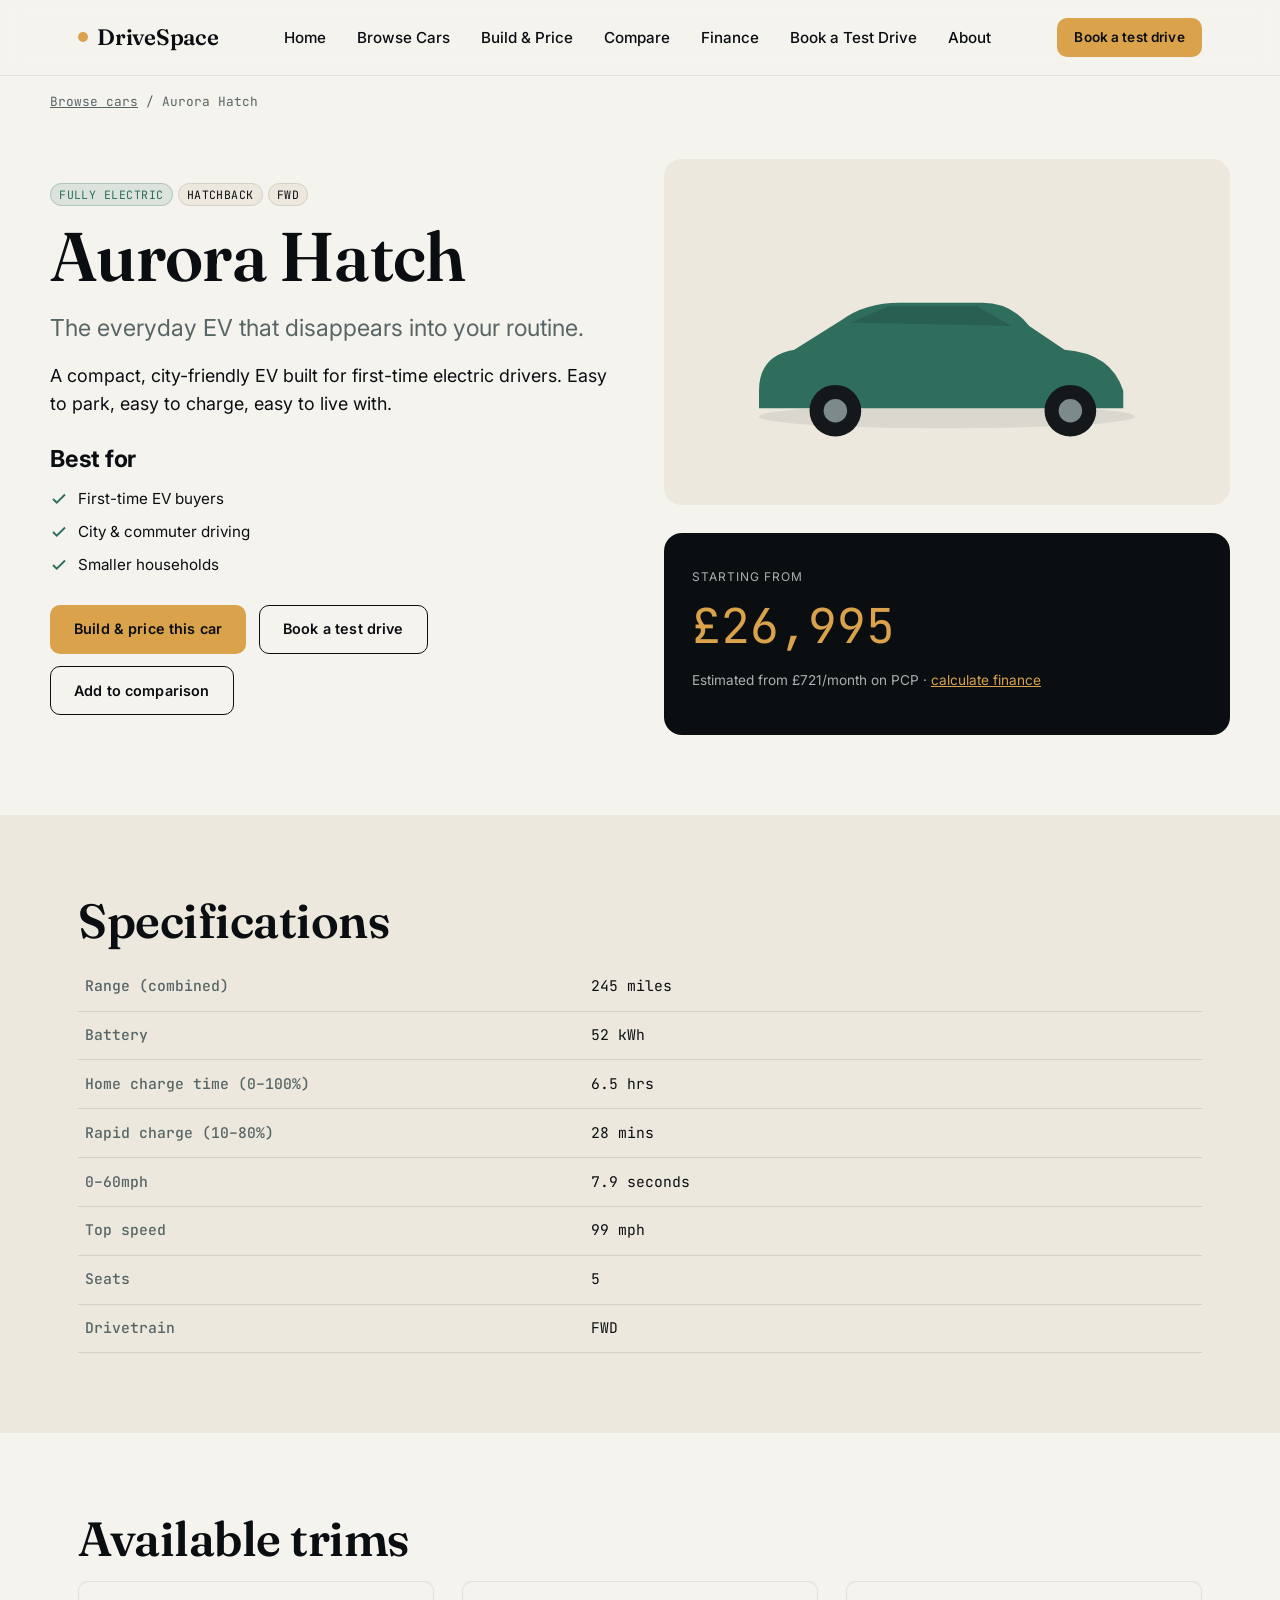
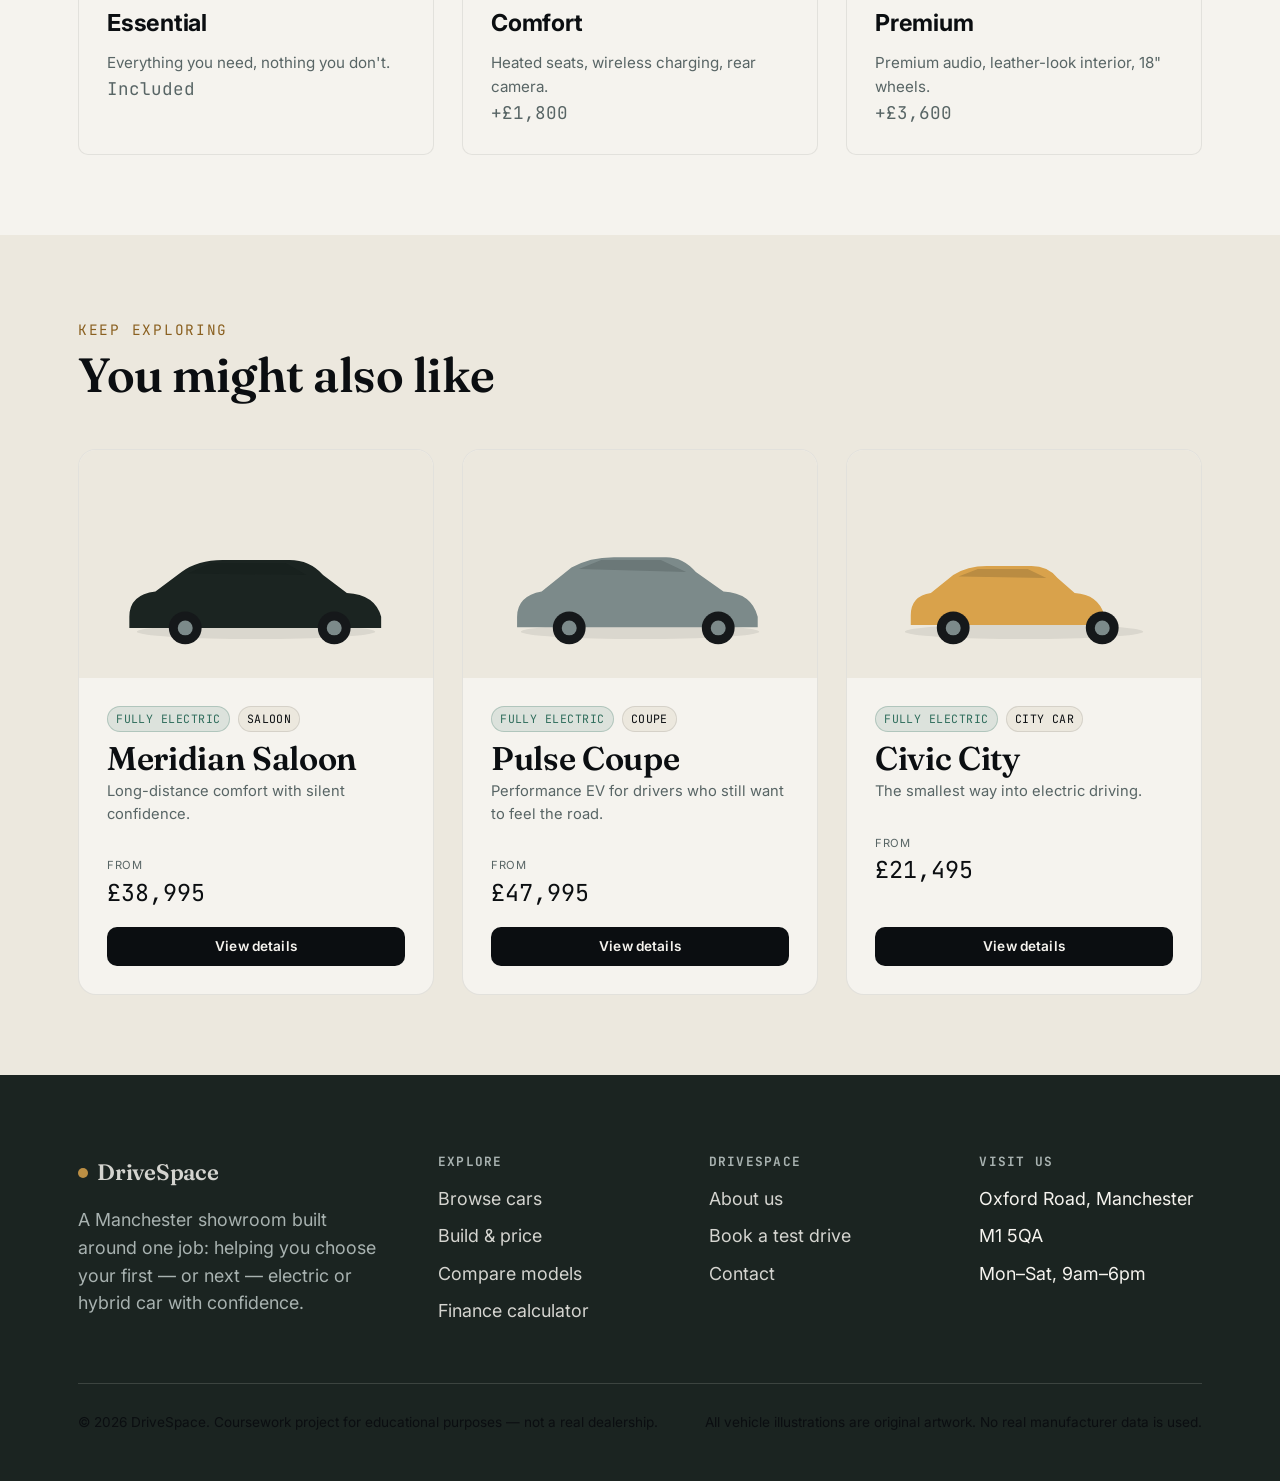
<file: vehicle.html>
<!DOCTYPE html>
<html lang="en">
<head>
<meta charset="UTF-8">
<meta name="viewport" content="width=device-width, initial-scale=1.0">
<title id="pageTitle">Vehicle Details | DriveSpace</title>
<meta name="description" id="pageDescription" content="View specifications, range, pricing and trims for this DriveSpace electric or hybrid car.">
<link rel="canonical" href="https://www.drivespace.example/vehicle.html">

<link rel="preconnect" href="https://fonts.googleapis.com">
<link rel="preconnect" href="https://fonts.gstatic.com" crossorigin>
<link href="https://fonts.googleapis.com/css2?family=Fraunces:opsz,wght@9..144,500;9..144,600;9..144,700&family=Inter:wght@400;500;600;700&family=JetBrains+Mono:wght@400;500;700&display=swap" rel="stylesheet">

<link rel="stylesheet" href="css/base.css">
<link rel="stylesheet" href="css/components.css">
</head>
<body>
<a class="skip-link" href="#main">Skip to main content</a>

<header class="site-header">
  <div class="container">
    <a href="index.html" class="brand"><span class="brand-mark" aria-hidden="true"></span>DriveSpace</a>
    <nav class="main-nav" id="primary-navigation" aria-label="Primary">
      <ul>
        <li><a href="index.html">Home</a></li>
        <li><a href="catalogue.html">Browse Cars</a></li>
        <li><a href="configurator.html">Build & Price</a></li>
        <li><a href="compare.html">Compare</a></li>
        <li><a href="finance.html">Finance</a></li>
        <li><a href="booking.html">Book a Test Drive</a></li>
        <li><a href="about.html">About</a></li>
      </ul>
    </nav>
    <div class="nav-actions">
      <a href="booking.html" class="btn btn-accent btn-sm">Book a test drive</a>
      <button class="nav-toggle" aria-label="Open menu" aria-expanded="false" aria-controls="primary-navigation">
        <svg viewBox="0 0 24 24" fill="none" stroke="currentColor" stroke-width="2" stroke-linecap="round"><line x1="3" y1="6" x2="21" y2="6"/><line x1="3" y1="12" x2="21" y2="12"/><line x1="3" y1="18" x2="21" y2="18"/></svg>
      </button>
    </div>
  </div>
</header>

<main id="main">
  <nav class="breadcrumb container" aria-label="Breadcrumb">
    <a href="catalogue.html">Browse cars</a> / <span id="breadcrumbName">Vehicle</span>
  </nav>

  <div id="vehicleContent"></div>

  <section class="section-alt" aria-labelledby="related-heading">
    <div class="container">
      <div class="section-head">
        <p class="eyebrow">Keep exploring</p>
        <h2 id="related-heading">You might also like</h2>
      </div>
      <div class="grid-3" id="relatedGrid"></div>
    </div>
  </section>
</main>

<footer class="site-footer">
  <div class="container">
    <div class="footer-grid">
      <div>
        <a href="index.html" class="brand" style="color:var(--paper);"><span class="brand-mark" aria-hidden="true"></span>DriveSpace</a>
        <p style="color:var(--sage-light);margin-top:1rem;max-width:32ch;">A Manchester showroom built around one job: helping you choose your first &mdash; or next &mdash; electric or hybrid car with confidence.</p>
      </div>
      <div>
        <h4>Explore</h4>
        <ul>
          <li><a href="catalogue.html">Browse cars</a></li>
          <li><a href="configurator.html">Build & price</a></li>
          <li><a href="compare.html">Compare models</a></li>
          <li><a href="finance.html">Finance calculator</a></li>
        </ul>
      </div>
      <div>
        <h4>DriveSpace</h4>
        <ul>
          <li><a href="about.html">About us</a></li>
          <li><a href="booking.html">Book a test drive</a></li>
          <li><a href="about.html#contact">Contact</a></li>
        </ul>
      </div>
      <div>
        <h4>Visit us</h4>
        <ul>
          <li>Oxford Road, Manchester</li>
          <li>M1 5QA</li>
          <li>Mon&ndash;Sat, 9am&ndash;6pm</li>
        </ul>
      </div>
    </div>
    <div class="footer-bottom">
      <p style="margin:0;">&copy; 2026 DriveSpace. Coursework project for educational purposes &mdash; not a real dealership.</p>
      <p style="margin:0;">All vehicle illustrations are original artwork. No real manufacturer data is used.</p>
    </div>
  </div>
</footer>

<script src="js/data.js"></script>
<script src="js/main.js"></script>
<script>
  const params = new URLSearchParams(window.location.search);
  const id = params.get("id") || VEHICLES[0].id;
  const v = getVehicleById(id) || VEHICLES[0];

  document.title = `${v.name} | DriveSpace`;
  document.getElementById("pageTitle").textContent = `${v.name} | DriveSpace`;
  document.getElementById("pageDescription").setAttribute("content", `${v.name}: ${v.tagline} Range ${v.range} miles, from ${formatGBP(v.basePrice)}. View specs, trims and book a test drive.`);
  document.getElementById("breadcrumbName").textContent = v.name;

  const checkIcon = `<svg viewBox="0 0 24 24" fill="none" stroke="currentColor" stroke-width="2.5"><path d="M20 6L9 17l-5-5"/></svg>`;

  document.getElementById("vehicleContent").innerHTML = `
    <section class="detail-hero container">
      <div>
        <div class="tag-row" style="margin-bottom:0.8rem;">
          <span class="pill ${v.powertrain === 'ev' ? 'pill-ev' : 'pill-hybrid'}">${v.powertrain === 'ev' ? 'Fully electric' : 'Plug-in hybrid'}</span>
          <span class="pill">${v.bodyStyle}</span>
          <span class="pill">${v.drivetrain}</span>
        </div>
        <h1>${v.name}</h1>
        <p class="lede">${v.tagline}</p>
        <p>${v.description}</p>

        <h3 style="font-size:var(--step-1);font-family:var(--font-body);font-weight:700;margin-top:var(--space-md);">Best for</h3>
        <ul class="best-for-list">
          ${v.bestFor.map(b => `<li>${checkIcon}<span>${b}</span></li>`).join("")}
        </ul>

        <div class="detail-cta">
          <a href="configurator.html?id=${v.id}" class="btn btn-accent">Build & price this car</a>
          <a href="booking.html?id=${v.id}" class="btn btn-ghost">Book a test drive</a>
          <a href="compare.html?ids=${v.id}" class="btn btn-ghost">Add to comparison</a>
        </div>
      </div>
      <div>
        <div class="detail-visual">
          <img src="${v.image}" alt="Stylised illustration of the ${v.name}, a ${v.powertrain === 'ev' ? 'fully electric' : 'plug-in hybrid'} ${v.bodyStyle.toLowerCase()}" width="500" height="250">
        </div>
        <div class="detail-price-box">
          <span class="from">Starting from</span>
          <div class="amount">${formatGBP(v.basePrice)}</div>
          <p class="pcp">Estimated from ${formatGBP(Math.round((v.basePrice * 0.9 * (1 + FINANCE_RATES.pcp.apr)) / 36))}/month on PCP &middot; <a href="finance.html?id=${v.id}" style="color:var(--brass);">calculate finance</a></p>
        </div>
      </div>
    </section>

    <section class="section-alt" aria-labelledby="specs-heading">
      <div class="container">
        <h2 id="specs-heading">Specifications</h2>
        <table class="spec-table">
          <tbody>
            <tr><th scope="row">Range (combined)</th><td>${v.range} miles</td></tr>
            <tr><th scope="row">Battery</th><td>${v.battery} kWh</td></tr>
            <tr><th scope="row">Home charge time (0&ndash;100%)</th><td>${v.chargeTime} hrs</td></tr>
            ${v.rapidCharge ? `<tr><th scope="row">Rapid charge (10&ndash;80%)</th><td>${v.rapidCharge} mins</td></tr>` : ""}
            <tr><th scope="row">0&ndash;60mph</th><td>${v.zeroToSixty} seconds</td></tr>
            <tr><th scope="row">Top speed</th><td>${v.topSpeed} mph</td></tr>
            <tr><th scope="row">Seats</th><td>${v.seats}</td></tr>
            <tr><th scope="row">Drivetrain</th><td>${v.drivetrain}</td></tr>
          </tbody>
        </table>
      </div>
    </section>

    <section aria-labelledby="trims-heading">
      <div class="container">
        <h2 id="trims-heading">Available trims</h2>
        <div class="grid-3">
          ${v.trims.map(t => `
            <div class="feature-card">
              <h3 style="font-family:var(--font-body);font-size:var(--step-1);">${t.name}</h3>
              <p style="color:var(--sage);">${t.blurb}</p>
              <p style="font-family:var(--font-mono);font-size:1.1rem;">${t.priceAdd === 0 ? "Included" : "+" + formatGBP(t.priceAdd)}</p>
            </div>
          `).join("")}
        </div>
      </div>
    </section>
  `;

  // Related vehicles: same powertrain or body type, excluding current
  const related = VEHICLES.filter(x => x.id !== v.id && (x.powertrain === v.powertrain || x.type === v.type)).slice(0, 3);
  const fallback = VEHICLES.filter(x => x.id !== v.id).slice(0, 3);
  const toShow = related.length ? related : fallback;

  document.getElementById("relatedGrid").innerHTML = toShow.map(r => `
    <article class="vehicle-card">
      <div class="thumb"><img src="${r.image}" alt="Stylised illustration of the ${r.name}" width="400" height="200" loading="lazy"></div>
      <div class="body">
        <div class="tag-row">
          <span class="pill ${r.powertrain === 'ev' ? 'pill-ev' : 'pill-hybrid'}">${r.powertrain === 'ev' ? 'Fully electric' : 'Plug-in hybrid'}</span>
          <span class="pill">${r.bodyStyle}</span>
        </div>
        <h3>${r.name}</h3>
        <p class="tagline">${r.tagline}</p>
        <div class="price"><span class="from">From</span>${formatGBP(r.basePrice)}</div>
        <div class="actions"><a href="vehicle.html?id=${r.id}" class="btn btn-primary btn-sm btn-block">View details</a></div>
      </div>
    </article>
  `).join("");
</script>
</body>
</html>
</file>
<file: css/base.css>
/* ==========================================================================
   DriveSpace — Design tokens & base styles
   ========================================================================== */

:root {
  /* Colour */
  --ink: #0B0E11;
  --ink-deep: #1B2421;
  --paper: #F5F3EE;
  --paper-soft: #ECE8DE;
  --eucalyptus: #2F6D5C;
  --eucalyptus-light: #4A8B77;
  --brass: #D9A24B;
  --brass-deep: #8A6020;
  --sage: #586565;
  --sage-light: #A8B2B0;
  --error: #B3493A;
  --success: #2F6D5C;

  /* Type */
  --font-display: "Fraunces", Georgia, serif;
  --font-body: "Inter", -apple-system, BlinkMacSystemFont, sans-serif;
  --font-mono: "JetBrains Mono", "Courier New", monospace;

  /* Scale */
  --step--1: clamp(0.81rem, 0.78rem + 0.15vw, 0.9rem);
  --step-0: clamp(1rem, 0.96rem + 0.2vw, 1.125rem);
  --step-1: clamp(1.25rem, 1.18rem + 0.35vw, 1.5rem);
  --step-2: clamp(1.6rem, 1.45rem + 0.75vw, 2.1rem);
  --step-3: clamp(2.1rem, 1.8rem + 1.5vw, 3.2rem);
  --step-4: clamp(2.8rem, 2.3rem + 2.5vw, 4.6rem);

  /* Spacing */
  --space-xs: 0.5rem;
  --space-sm: 1rem;
  --space-md: 1.75rem;
  --space-lg: 3rem;
  --space-xl: 5rem;
  --space-2xl: 8rem;

  /* Layout */
  --container: 1180px;
  --radius-sm: 4px;
  --radius-md: 10px;
  --radius-lg: 18px;

  --shadow-sm: 0 2px 8px rgba(11, 14, 17, 0.06);
  --shadow-md: 0 8px 28px rgba(11, 14, 17, 0.12);
  --shadow-lg: 0 18px 48px rgba(11, 14, 17, 0.18);

  --ease: cubic-bezier(0.22, 1, 0.36, 1);
}

* { box-sizing: border-box; }
html { scroll-behavior: smooth; }

@media (prefers-reduced-motion: reduce) {
  html { scroll-behavior: auto; }
  *, *::before, *::after {
    animation-duration: 0.01ms !important;
    animation-iteration-count: 1 !important;
    transition-duration: 0.01ms !important;
    scroll-behavior: auto !important;
  }
}

body {
  margin: 0;
  font-family: var(--font-body);
  font-size: var(--step-0);
  color: var(--ink);
  background: var(--paper);
  line-height: 1.55;
  -webkit-font-smoothing: antialiased;
}

img, svg { max-width: 100%; display: block; }

h1, h2, h3, h4 {
  font-family: var(--font-display);
  font-weight: 600;
  line-height: 1.08;
  margin: 0 0 var(--space-sm);
  letter-spacing: -0.01em;
}

h1 { font-size: var(--step-4); }
h2 { font-size: var(--step-3); }
h3 { font-size: var(--step-2); }
h4 { font-size: var(--step-1); font-family: var(--font-body); font-weight: 700; }

p { margin: 0 0 var(--space-sm); color: var(--ink); }
.lede { font-size: var(--step-1); color: var(--sage); max-width: 56ch; }

a { color: var(--eucalyptus); }

.eyebrow {
  font-family: var(--font-mono);
  font-size: var(--step--1);
  letter-spacing: 0.12em;
  text-transform: uppercase;
  color: var(--brass-deep);
  display: inline-flex;
  align-items: center;
  gap: 0.5em;
  margin-bottom: var(--space-xs);
}

.container {
  max-width: var(--container);
  margin: 0 auto;
  padding: 0 var(--space-md);
}

section { padding: var(--space-xl) 0; }

/* Buttons */
.btn {
  display: inline-flex;
  align-items: center;
  justify-content: center;
  gap: 0.5em;
  font-family: var(--font-body);
  font-weight: 600;
  font-size: var(--step--1);
  letter-spacing: 0.01em;
  padding: 0.85em 1.6em;
  border-radius: var(--radius-md);
  border: 1.5px solid transparent;
  cursor: pointer;
  text-decoration: none;
  transition: transform 0.25s var(--ease), box-shadow 0.25s var(--ease), background 0.2s, color 0.2s, border-color 0.2s;
  white-space: nowrap;
}
.btn:focus-visible {
  outline: 3px solid var(--brass);
  outline-offset: 2px;
}
.btn-primary {
  background: var(--ink);
  color: var(--paper);
}
.btn-primary:hover { background: var(--ink-deep); transform: translateY(-2px); box-shadow: var(--shadow-md); }
.btn-accent {
  background: var(--brass);
  color: var(--ink);
}
.btn-accent:hover { background: var(--brass-deep); transform: translateY(-2px); box-shadow: var(--shadow-md); }
.btn-ghost {
  background: transparent;
  color: var(--ink);
  border-color: var(--ink);
}
.btn-ghost:hover { background: var(--ink); color: var(--paper); }
.btn-ghost-light {
  background: transparent;
  color: var(--paper);
  border-color: rgba(245,243,238,0.5);
}
.btn-ghost-light:hover { background: var(--paper); color: var(--ink); }
.btn-sm { padding: 0.6em 1.2em; font-size: 0.85rem; }
.btn-block { width: 100%; }
.btn[disabled] { opacity: 0.45; cursor: not-allowed; pointer-events: none; }

/* Skip link */
.skip-link {
  position: absolute;
  left: -9999px;
  top: 0;
  background: var(--ink);
  color: var(--paper);
  padding: 1em 1.5em;
  z-index: 200;
  border-radius: 0 0 var(--radius-sm) 0;
}
.skip-link:focus {
  left: 0;
}

/* Header / Nav */
.site-header {
  position: sticky;
  top: 0;
  z-index: 100;
  background: rgba(245, 243, 238, 0.92);
  backdrop-filter: blur(10px);
  border-bottom: 1px solid rgba(11,14,17,0.08);
}
.site-header .container {
  display: flex;
  align-items: center;
  justify-content: space-between;
  padding-top: 1.1rem;
  padding-bottom: 1.1rem;
}
.brand {
  font-family: var(--font-display);
  font-weight: 600;
  font-size: 1.4rem;
  color: var(--ink);
  text-decoration: none;
  letter-spacing: -0.01em;
  display: flex;
  align-items: center;
  gap: 0.4em;
}
.brand-mark {
  width: 10px; height: 10px;
  border-radius: 50%;
  background: var(--brass);
  display: inline-block;
}
.main-nav ul {
  display: flex;
  gap: var(--space-md);
  list-style: none;
  margin: 0; padding: 0;
}
.main-nav a {
  text-decoration: none;
  color: var(--ink);
  font-size: 0.95rem;
  font-weight: 500;
  padding: 0.4em 0.1em;
  border-bottom: 2px solid transparent;
  transition: border-color 0.2s, color 0.2s;
}
.main-nav a:hover, .main-nav a[aria-current="page"] {
  border-color: var(--brass);
}
.nav-actions { display: flex; align-items: center; gap: var(--space-sm); }
.nav-toggle {
  display: none;
  background: none;
  border: none;
  cursor: pointer;
  padding: 0.5rem;
}
.nav-toggle svg { width: 26px; height: 26px; }

@media (max-width: 860px) {
  .main-nav {
    position: fixed;
    inset: 0 0 0 30%;
    background: var(--ink);
    transform: translateX(100%);
    transition: transform 0.35s var(--ease);
    padding: 6rem 2rem 2rem;
    z-index: 99;
  }
  .main-nav.open { transform: translateX(0); }
  .main-nav ul { flex-direction: column; gap: 1.6rem; }
  .main-nav a { color: var(--paper); font-size: 1.2rem; }
  .nav-toggle { display: inline-flex; z-index: 101; }
  .nav-actions .btn-accent { display: none; }
}

/* Footer */
.site-footer {
  background: var(--ink-deep);
  color: var(--paper);
  padding: var(--space-xl) 0 var(--space-lg);
}
.site-footer a { color: var(--paper); }
.footer-grid {
  display: grid;
  grid-template-columns: 1.4fr 1fr 1fr 1fr;
  gap: var(--space-lg);
  margin-bottom: var(--space-lg);
}
.footer-grid h4 {
  font-family: var(--font-mono);
  font-size: 0.8rem;
  text-transform: uppercase;
  letter-spacing: 0.1em;
  color: var(--sage-light);
  margin-bottom: 1rem;
}
.footer-grid ul { list-style: none; margin: 0; padding: 0; }
.footer-grid li { margin-bottom: 0.6rem; }
.footer-grid a { text-decoration: none; opacity: 0.85; }
.footer-grid a:hover { opacity: 1; text-decoration: underline; }
.footer-bottom {
  border-top: 1px solid rgba(245,243,238,0.15);
  padding-top: var(--space-md);
  display: flex;
  justify-content: space-between;
  flex-wrap: wrap;
  gap: 1rem;
  font-size: 0.85rem;
  color: var(--sage-light);
}
@media (max-width: 760px) {
  .footer-grid { grid-template-columns: 1fr 1fr; }
}

/* Utility */
.visually-hidden {
  position: absolute;
  width: 1px; height: 1px;
  overflow: hidden;
  clip: rect(0 0 0 0);
  white-space: nowrap;
}
.text-center { text-align: center; }
.mt-0 { margin-top: 0; }
.section-head { max-width: 640px; margin-bottom: var(--space-lg); }
.section-head.center { margin-left: auto; margin-right: auto; text-align: center; }

/* Focus visibility everywhere */
a:focus-visible, button:focus-visible, input:focus-visible, select:focus-visible, textarea:focus-visible {
  outline: 3px solid var(--brass);
  outline-offset: 2px;
}
</file>
<file: css/components.css>
/* ==========================================================================
   DriveSpace — Components
   ========================================================================== */

/* ---- Hero ---- */
.hero {
  background: var(--ink);
  color: var(--paper);
  padding: var(--space-2xl) 0 var(--space-xl);
  position: relative;
  overflow: hidden;
}
.hero .container {
  display: grid;
  grid-template-columns: 1.1fr 0.9fr;
  gap: var(--space-lg);
  align-items: center;
}
.hero h1 { color: var(--paper); }
.hero .lede { color: var(--sage-light); }
.hero-cta { display: flex; gap: 1rem; margin-top: var(--space-md); flex-wrap: wrap; }
.hero-visual {
  background: linear-gradient(160deg, rgba(217,162,75,0.18), rgba(47,109,92,0.18));
  border-radius: var(--radius-lg);
  padding: var(--space-lg);
  border: 1px solid rgba(245,243,238,0.12);
}
.hero-visual svg { filter: drop-shadow(0 20px 40px rgba(0,0,0,0.35)); }
.hero-stats {
  display: flex;
  gap: var(--space-lg);
  margin-top: var(--space-lg);
  padding-top: var(--space-md);
  border-top: 1px solid rgba(245,243,238,0.15);
}
.stat .value {
  font-family: var(--font-mono);
  font-size: var(--step-2);
  color: var(--brass);
  display: block;
  line-height: 1;
}
.stat .label {
  font-size: 0.8rem;
  color: var(--sage-light);
  text-transform: uppercase;
  letter-spacing: 0.06em;
}

@media (max-width: 900px) {
  .hero .container { grid-template-columns: 1fr; }
  .hero-visual { order: -1; }
}

/* ---- Section variants ---- */
.section-alt { background: var(--paper-soft); }
.section-dark { background: var(--ink-deep); color: var(--paper); }
.section-dark h2, .section-dark h3 { color: var(--paper); }
.section-dark .lede { color: var(--sage-light); }

/* ---- Cards grid (homepage range preview / why-us) ---- */
.grid-3 {
  display: grid;
  grid-template-columns: repeat(3, 1fr);
  gap: var(--space-md);
}
.grid-4 {
  display: grid;
  grid-template-columns: repeat(4, 1fr);
  gap: var(--space-sm);
}
@media (max-width: 900px) {
  .grid-3 { grid-template-columns: 1fr 1fr; }
  .grid-4 { grid-template-columns: 1fr 1fr; }
}
@media (max-width: 600px) {
  .grid-3, .grid-4 { grid-template-columns: 1fr; }
}

.feature-card {
  background: var(--paper);
  border: 1px solid rgba(11,14,17,0.08);
  border-radius: var(--radius-md);
  padding: var(--space-md);
}
.feature-card .icon {
  width: 44px; height: 44px;
  border-radius: 50%;
  background: var(--eucalyptus);
  color: var(--paper);
  display: flex; align-items: center; justify-content: center;
  margin-bottom: var(--space-sm);
}
.feature-card .icon svg { width: 22px; height: 22px; }
.feature-card h3 { font-size: var(--step-1); font-family: var(--font-body); font-weight: 700; }
.feature-card p { color: var(--sage); margin-bottom: 0; font-size: 0.95rem; }

/* ---- Vehicle card (catalogue) ---- */
.vehicle-card {
  background: var(--paper);
  border: 1px solid rgba(11,14,17,0.08);
  border-radius: var(--radius-lg);
  overflow: hidden;
  display: flex;
  flex-direction: column;
  transition: transform 0.25s var(--ease), box-shadow 0.25s var(--ease);
}
.vehicle-card:hover { transform: translateY(-4px); box-shadow: var(--shadow-md); }
.vehicle-card .thumb {
  background: var(--paper-soft);
  padding: var(--space-md) var(--space-md) 0;
}
.vehicle-card .body { padding: var(--space-md); flex: 1; display: flex; flex-direction: column; }
.vehicle-card .tag-row { display: flex; gap: 0.5rem; margin-bottom: 0.6rem; flex-wrap: wrap; }
.pill {
  font-family: var(--font-mono);
  font-size: 0.72rem;
  text-transform: uppercase;
  letter-spacing: 0.04em;
  padding: 0.25em 0.7em;
  border-radius: 999px;
  background: var(--paper-soft);
  color: var(--ink);
  border: 1px solid rgba(11,14,17,0.1);
}
.pill-ev { background: rgba(47,109,92,0.12); color: var(--eucalyptus); border-color: rgba(47,109,92,0.25); }
.pill-hybrid { background: rgba(217,162,75,0.15); color: var(--brass-deep); border-color: rgba(217,162,75,0.3); }
.vehicle-card h3 { margin-bottom: 0.2rem; }
.vehicle-card .tagline { color: var(--sage); font-size: 0.92rem; margin-bottom: var(--space-sm); }
.spec-row {
  display: flex;
  justify-content: space-between;
  font-family: var(--font-mono);
  font-size: 0.85rem;
  padding: 0.5em 0;
  border-top: 1px dashed rgba(11,14,17,0.12);
}
.spec-row span:first-child { color: var(--sage); }
.vehicle-card .price {
  font-family: var(--font-mono);
  font-size: var(--step-1);
  margin: var(--space-sm) 0;
}
.vehicle-card .price .from { font-size: 0.7rem; color: var(--sage); font-family: var(--font-body); display: block; text-transform: uppercase; letter-spacing: 0.06em; }
.vehicle-card .actions { margin-top: auto; display: flex; gap: 0.6rem; }

/* ---- Filter bar ---- */
.filter-bar {
  background: var(--paper-soft);
  border-radius: var(--radius-lg);
  padding: var(--space-md);
  margin-bottom: var(--space-lg);
  display: grid;
  grid-template-columns: repeat(5, 1fr);
  gap: var(--space-sm);
  align-items: end;
}
.filter-field label {
  display: block;
  font-family: var(--font-mono);
  font-size: 0.72rem;
  text-transform: uppercase;
  letter-spacing: 0.06em;
  color: var(--sage);
  margin-bottom: 0.4em;
}
.filter-field select,
.filter-field input[type="text"] {
  width: 100%;
}
.results-count {
  font-family: var(--font-mono);
  font-size: 0.85rem;
  color: var(--sage);
  margin-bottom: var(--space-sm);
}
@media (max-width: 980px) {
  .filter-bar { grid-template-columns: 1fr 1fr; }
}
@media (max-width: 560px) {
  .filter-bar { grid-template-columns: 1fr; }
}

/* ---- Form controls (general) ---- */
input, select, textarea {
  font-family: var(--font-body);
  font-size: 0.95rem;
  padding: 0.7em 0.9em;
  border-radius: var(--radius-sm);
  border: 1.5px solid rgba(11,14,17,0.18);
  background: var(--paper);
  color: var(--ink);
}
input:focus, select:focus, textarea:focus {
  border-color: var(--eucalyptus);
}
label { font-weight: 600; font-size: 0.9rem; display: block; margin-bottom: 0.4em; }
.field { margin-bottom: var(--space-sm); }
.field-row { display: grid; grid-template-columns: 1fr 1fr; gap: var(--space-sm); }
.field-hint { font-size: 0.8rem; color: var(--sage); margin-top: 0.3em; }
.field-error { font-size: 0.8rem; color: var(--error); margin-top: 0.3em; display: none; }
.field.invalid input, .field.invalid select, .field.invalid textarea { border-color: var(--error); }
.field.invalid .field-error { display: block; }
fieldset { border: none; padding: 0; margin: 0 0 var(--space-sm); }
legend { font-weight: 700; padding: 0; margin-bottom: 0.6em; }
.radio-grid, .checkbox-grid { display: flex; flex-direction: column; gap: 0.6rem; }
.radio-option, .checkbox-option {
  display: flex; align-items: center; gap: 0.6rem;
  font-weight: 400; font-size: 0.95rem;
}
.radio-option input, .checkbox-option input { width: auto; padding: 0; }

/* ---- Breadcrumb ---- */
.breadcrumb {
  font-family: var(--font-mono);
  font-size: 0.8rem;
  color: var(--sage);
  padding: var(--space-sm) 0 0;
}
.breadcrumb a { color: var(--sage); }
.breadcrumb a:hover { color: var(--eucalyptus); }

/* ---- Vehicle detail page ---- */
.detail-hero {
  display: grid;
  grid-template-columns: 1fr 1fr;
  gap: var(--space-lg);
  align-items: center;
  padding: var(--space-lg) 0 var(--space-xl);
}
.detail-visual {
  background: var(--paper-soft);
  border-radius: var(--radius-lg);
  padding: var(--space-lg);
}
.detail-price-box {
  background: var(--ink);
  color: var(--paper);
  border-radius: var(--radius-lg);
  padding: var(--space-md);
  margin-top: var(--space-md);
}
.detail-price-box .from { font-size: 0.75rem; text-transform: uppercase; letter-spacing: 0.08em; color: var(--sage-light); }
.detail-price-box .amount { font-family: var(--font-mono); font-size: var(--step-3); color: var(--brass); }
.detail-price-box .pcp { font-size: 0.85rem; color: var(--sage-light); margin-top: 0.4rem; }
.detail-cta { display: flex; gap: 0.8rem; margin-top: var(--space-md); flex-wrap: wrap; }

.spec-table {
  width: 100%;
  border-collapse: collapse;
  font-family: var(--font-mono);
  font-size: 0.92rem;
}
.spec-table th, .spec-table td {
  text-align: left;
  padding: 0.85em 0.5em;
  border-bottom: 1px solid rgba(11,14,17,0.1);
}
.spec-table th { color: var(--sage); font-weight: 500; width: 45%; }

.best-for-list { list-style: none; padding: 0; margin: 0; }
.best-for-list li {
  display: flex;
  align-items: flex-start;
  gap: 0.6rem;
  margin-bottom: 0.6rem;
  font-size: 0.95rem;
}
.best-for-list svg { flex-shrink: 0; margin-top: 0.2em; color: var(--eucalyptus); width: 18px; height: 18px; }

@media (max-width: 900px) {
  .detail-hero { grid-template-columns: 1fr; }
}

/* ---- Configurator ---- */
.configurator {
  display: grid;
  grid-template-columns: 1fr 380px;
  gap: var(--space-lg);
  align-items: start;
}
.config-step {
  background: var(--paper);
  border: 1px solid rgba(11,14,17,0.08);
  border-radius: var(--radius-lg);
  padding: var(--space-md);
  margin-bottom: var(--space-md);
}
.config-step h3 { display: flex; align-items: center; gap: 0.6rem; font-size: var(--step-1); }
.config-step .step-num {
  font-family: var(--font-mono);
  background: var(--ink);
  color: var(--paper);
  width: 28px; height: 28px;
  border-radius: 50%;
  display: inline-flex; align-items: center; justify-content: center;
  font-size: 0.85rem;
  flex-shrink: 0;
}
.option-grid {
  display: grid;
  grid-template-columns: repeat(3, 1fr);
  gap: 0.8rem;
}
.option-card {
  border: 1.5px solid rgba(11,14,17,0.14);
  border-radius: var(--radius-md);
  padding: 0.9rem;
  cursor: pointer;
  background: var(--paper);
  text-align: left;
  transition: border-color 0.2s, background 0.2s;
}
.option-card:hover { border-color: var(--eucalyptus); }
.option-card.selected {
  border-color: var(--eucalyptus);
  background: rgba(47,109,92,0.07);
}
.option-card .name { font-weight: 700; font-size: 0.92rem; }
.option-card .add { font-family: var(--font-mono); font-size: 0.8rem; color: var(--sage); display: block; margin-top: 0.2em; }
.option-card .blurb { font-size: 0.82rem; color: var(--sage); margin-top: 0.3em; }
.swatch {
  width: 28px; height: 28px;
  border-radius: 50%;
  border: 2px solid rgba(11,14,17,0.15);
  margin-bottom: 0.5em;
}

.config-summary {
  background: var(--ink);
  color: var(--paper);
  border-radius: var(--radius-lg);
  padding: var(--space-md);
  position: sticky;
  top: 100px;
}
.config-summary h3 { color: var(--paper); font-size: var(--step-1); }
.summary-line {
  display: flex;
  justify-content: space-between;
  font-size: 0.88rem;
  padding: 0.55em 0;
  border-bottom: 1px solid rgba(245,243,238,0.12);
  gap: 0.5rem;
}
.summary-line span:last-child { font-family: var(--font-mono); text-align: right; }
.summary-total {
  display: flex;
  justify-content: space-between;
  align-items: baseline;
  margin-top: 0.8rem;
  padding-top: 0.8rem;
  border-top: 1px solid rgba(245,243,238,0.2);
}
.summary-total .amount { font-family: var(--font-mono); font-size: var(--step-2); color: var(--brass); }

.range-readout {
  margin-top: var(--space-sm);
  background: rgba(217,162,75,0.1);
  border: 1px solid rgba(217,162,75,0.3);
  border-radius: var(--radius-md);
  padding: 0.8rem;
}
.range-readout .rr-label { font-family: var(--font-mono); font-size: 0.7rem; text-transform: uppercase; letter-spacing: 0.06em; color: var(--brass); }
.range-readout .rr-value { font-family: var(--font-mono); font-size: var(--step-1); color: var(--paper); }

@media (max-width: 980px) {
  .configurator { grid-template-columns: 1fr; }
  .config-summary { position: static; }
  .option-grid { grid-template-columns: 1fr 1fr; }
}
@media (max-width: 560px) {
  .option-grid { grid-template-columns: 1fr; }
}

/* ---- Comparison tool ---- */
.compare-picker {
  display: grid;
  grid-template-columns: repeat(3, 1fr);
  gap: var(--space-sm);
  margin-bottom: var(--space-lg);
}
.compare-table-wrap { overflow-x: auto; }
.compare-table {
  width: 100%;
  border-collapse: collapse;
  min-width: 640px;
}
.compare-table th, .compare-table td {
  padding: 0.9em 1em;
  border-bottom: 1px solid rgba(11,14,17,0.1);
  text-align: left;
  vertical-align: top;
}
.compare-table thead th {
  font-family: var(--font-display);
  font-size: 1.1rem;
  background: var(--paper-soft);
}
.compare-table tbody th {
  font-family: var(--font-mono);
  font-size: 0.82rem;
  color: var(--sage);
  text-transform: uppercase;
  letter-spacing: 0.04em;
  white-space: nowrap;
}
.compare-table td { font-family: var(--font-mono); font-size: 0.95rem; }
.compare-table .best { color: var(--eucalyptus); font-weight: 700; }
@media (max-width: 760px) {
  .compare-picker { grid-template-columns: 1fr; }
}

/* ---- Finance calculator ---- */
.finance-layout {
  display: grid;
  grid-template-columns: 1fr 1fr;
  gap: var(--space-lg);
  align-items: start;
}
.finance-result {
  background: var(--ink-deep);
  color: var(--paper);
  border-radius: var(--radius-lg);
  padding: var(--space-lg);
  position: sticky;
  top: 100px;
}
.finance-result h3 { color: var(--paper); }
.finance-big {
  font-family: var(--font-mono);
  font-size: var(--step-4);
  color: var(--brass);
  line-height: 1;
}
.finance-big .unit { font-size: var(--step-0); color: var(--sage-light); font-family: var(--font-body); }
.finance-breakdown { margin-top: var(--space-md); }
.finance-breakdown .summary-line { border-color: rgba(245,243,238,0.12); }
.toggle-group { display: flex; gap: 0.6rem; margin-bottom: var(--space-sm); }
.toggle-btn {
  flex: 1;
  padding: 0.7em 1em;
  border-radius: var(--radius-md);
  border: 1.5px solid rgba(11,14,17,0.18);
  background: var(--paper);
  cursor: pointer;
  font-weight: 600;
  font-size: 0.9rem;
}
.toggle-btn.active { background: var(--ink); color: var(--paper); border-color: var(--ink); }
.range-slider { width: 100%; margin: 0.6rem 0; accent-color: var(--eucalyptus); }
@media (max-width: 900px) {
  .finance-layout { grid-template-columns: 1fr; }
  .finance-result { position: static; }
}

/* ---- Booking form ---- */
.booking-layout {
  display: grid;
  grid-template-columns: 1.3fr 1fr;
  gap: var(--space-lg);
  align-items: start;
}
.booking-summary-card {
  background: var(--paper-soft);
  border-radius: var(--radius-lg);
  padding: var(--space-md);
}
.success-box {
  background: rgba(47,109,92,0.1);
  border: 1.5px solid var(--eucalyptus);
  border-radius: var(--radius-lg);
  padding: var(--space-lg);
  text-align: center;
  display: none;
}
.success-box.show { display: block; }
.success-box svg { width: 48px; height: 48px; color: var(--eucalyptus); margin: 0 auto var(--space-sm); }
@media (max-width: 900px) {
  .booking-layout { grid-template-columns: 1fr; }
}

/* ---- Testimonial / quote ---- */
.quote-block {
  font-family: var(--font-display);
  font-size: var(--step-1);
  font-style: italic;
  max-width: 60ch;
  margin: 0 auto;
  text-align: center;
}
.quote-attr { font-family: var(--font-body); font-style: normal; font-size: 0.9rem; color: var(--sage); margin-top: var(--space-sm); }

/* ---- Page header (non-home pages) ---- */
.page-header {
  background: var(--ink);
  color: var(--paper);
  padding: var(--space-lg) 0;
}
.page-header h1 { color: var(--paper); margin-bottom: 0.4rem; }
.page-header .lede { color: var(--sage-light); margin-bottom: 0; }

/* ---- Misc ---- */
.divider { border: none; border-top: 1px solid rgba(11,14,17,0.1); margin: var(--space-lg) 0; }
.center-cta { text-align: center; }
.tag-filter-active {
  display: inline-flex; align-items: center; gap: 0.4em;
  background: var(--ink); color: var(--paper);
  font-family: var(--font-mono); font-size: 0.78rem;
  padding: 0.3em 0.8em; border-radius: 999px;
}
.skip-to-results { margin-bottom: var(--space-sm); }

.process-list { counter-reset: step; list-style: none; padding: 0; margin: 0; }
.process-list li {
  counter-increment: step;
  display: flex; gap: var(--space-sm);
  padding: var(--space-sm) 0;
  border-bottom: 1px solid rgba(11,14,17,0.08);
}
.process-list li::before {
  content: counter(step, decimal-leading-zero);
  font-family: var(--font-mono);
  font-size: 0.85rem;
  color: var(--brass-deep);
  flex-shrink: 0;
}
</file>
